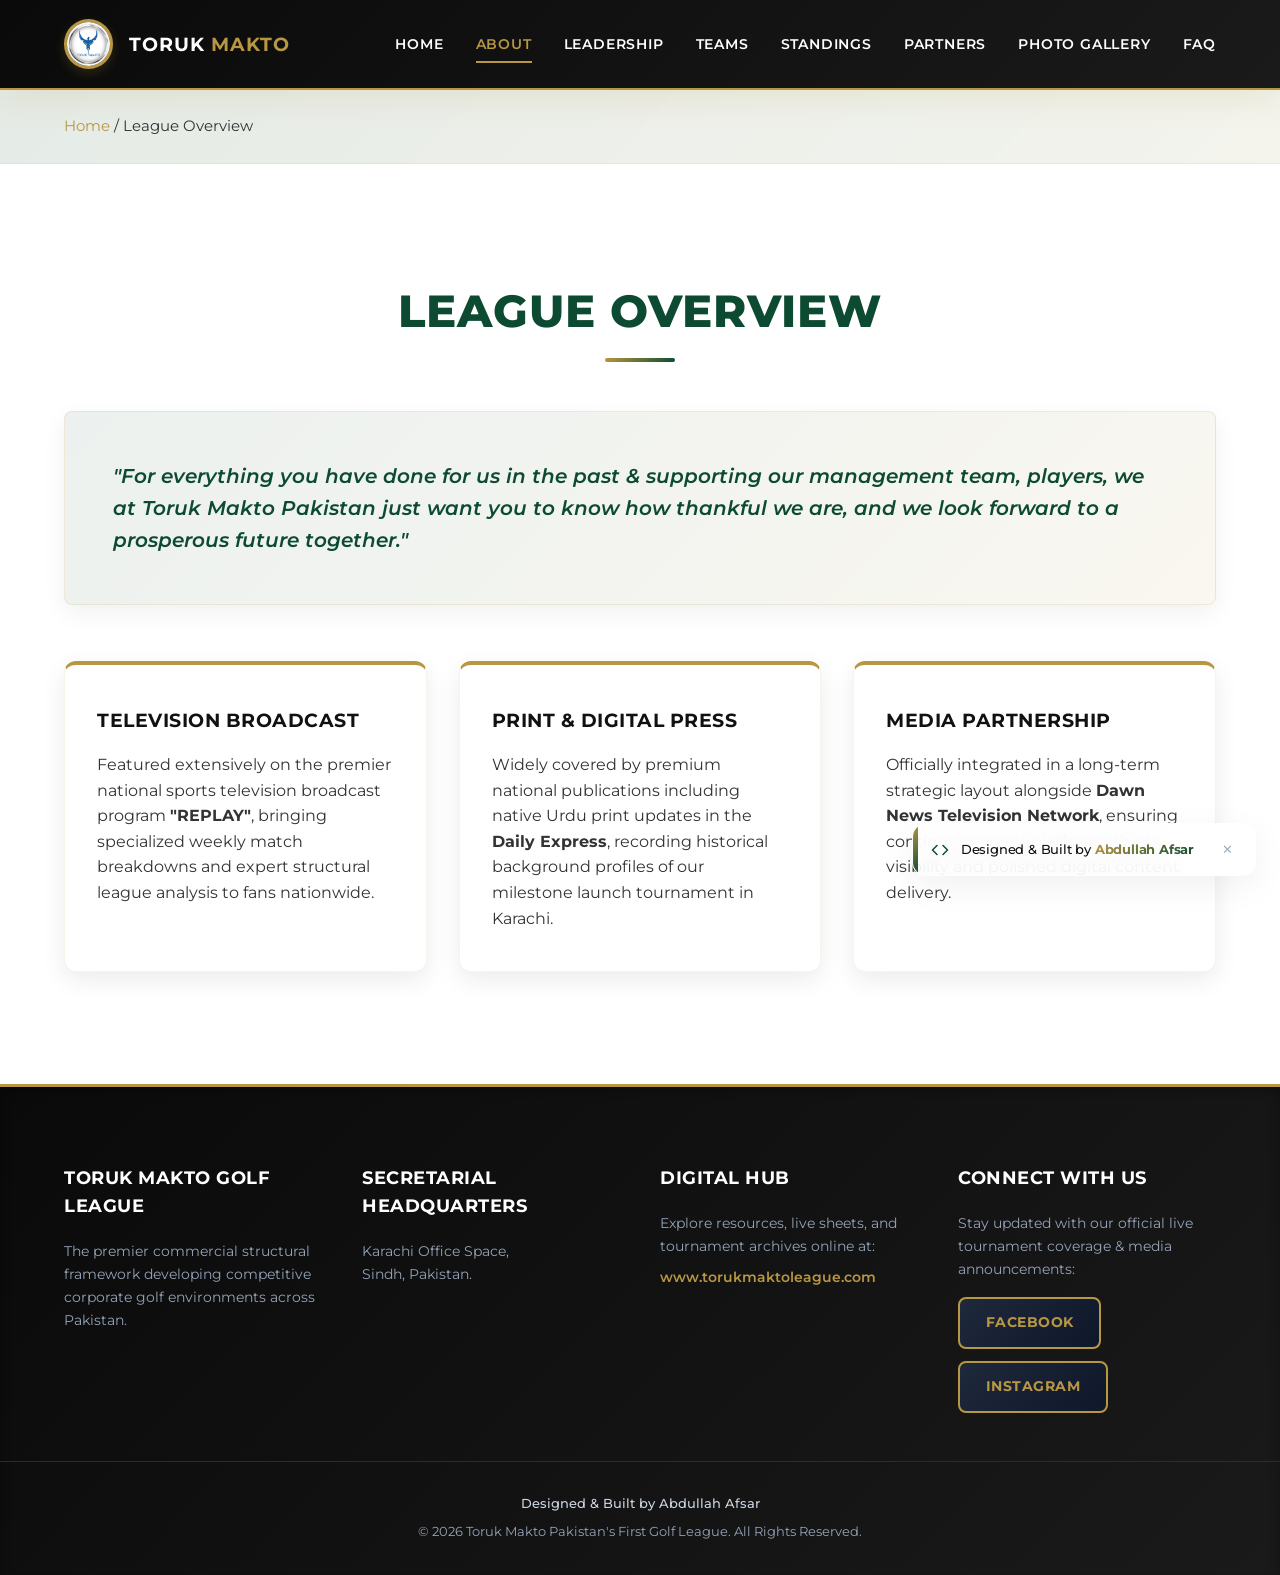
<file: about.html>
<!DOCTYPE html>
<html lang="en">
<head>
    <meta charset="UTF-8">
    <meta name="viewport" content="width=device-width, initial-scale=1.0">
    <title>League Overview - Toruk Makto</title>
     <!-- This line adds your logo to the browser tab -->
    <link rel="icon" type="image/jpeg" href="logo toruk.png">

    <link href="https://fonts.googleapis.com/css2?family=Montserrat:wght@300;400;600;700&display=swap" rel="stylesheet">
    <link rel="stylesheet" href="style.css">
</head>
<body>

    <header>
        <div class="container navbar">
            <div class="brand-wrapper">
                <img src="logo toruk.png" alt="Toruk Makto Logo" class="nav-logo-img">
                <div class="logo-text">Toruk <span>Makto</span></div>
            </div>
            <ul class="nav-links">
                <li><a href="index.html">Home</a></li>
                <li><a href="about.html">About</a></li>
                <li><a href="leadership.html">Leadership</a></li>
                <li><a href="teams.html">Teams</a></li>
                <li><a href="standings.html">Standings</a></li>
                <li><a href="partners.html">Partners</a></li>
                <li><a href="gallery.html">Photo Gallery</a></li>
                <li><a href="faq.html">FAQ</a></li>     
            </ul>
        </div>
    </header>
     <!-- Breadcrumb -->
    <div class="breadcrumb">
        <div class="container">
            <a href="index.html">Home</a> / League Overview
        </div>  
    </div>


    <main class="section">
        <div class="container">
            <h2 class="section-title">League Overview</h2>

            <div class="statement-box">
               <blockquote>
                    "For everything you have done for us in the past & supporting our management team, players, we at Toruk Makto Pakistan just want you to know how thankful we are, and we look forward to a prosperous future together."
                </blockquote>
            </div>

            <div class="media-grid">
                <div class="media-card">
                    <h3>Television Broadcast</h3>
                    <p>Featured extensively on the premier national sports television broadcast program <strong>"REPLAY"</strong>, bringing specialized weekly match breakdowns and expert structural league analysis to fans nationwide.</p>
                </div>
                <div class="media-card">
                    <h3>Print & Digital Press</h3>
                    <p>Widely covered by premium national publications including native Urdu print updates in the <strong>Daily Express</strong>, recording historical background profiles of our milestone launch tournament in Karachi.</p>
                </div>
                <div class="media-card">
                    <h3>Media Partnership</h3>
                    <p>Officially integrated in a long-term strategic layout alongside <strong>Dawn News Television Network</strong>, ensuring continuous multi-platform athletic visibility and polished digital content delivery.</p>
                </div>
            </div>
        </div>
    </main>

    <footer>
        <div class="container footer-content">
            <div class="footer-col">
                <h4>Toruk Makto Golf League</h4>
                <p>The premier commercial structural framework developing competitive corporate golf environments across Pakistan.</p>
            </div>
            <div class="footer-col">
                <h4>Secretarial Headquarters</h4>
                <p>Karachi Office Space,<br>Sindh, Pakistan.</p>
            </div>
            <div class="footer-col">
                <h4>Digital Hub</h4>
                <p>Explore resources, live sheets, and tournament archives online at:</p>
                <p style="margin-top: 0.5rem;"><a href="http://www.torukmaktoleague.com/" style="color: var(--accent-color); font-weight:600;">www.torukmaktoleague.com</a></p>
            </div>
            <div class="footer-col">
                <h4>Connect With Us</h4>
                <p>Stay updated with our official live tournament coverage & media announcements:</p>
                <div class="social-links-wrapper">
                    <a href="https://www.facebook.com/TorukMaktoGolfLeague/" class="social-btn" target="_blank">Facebook</a>
                    <a href="https://www.instagram.com/torukmaktoleague" class="social-btn" target="_blank">Instagram</a>
                </div>
            </div>   
        </div>
        <div class="footer-bottom">
            <p class="footer-credit">Designed & Built by Abdullah Afsar</p>
            <p>&copy; 2026 Toruk Makto Pakistan's First Golf League. All Rights Reserved.</p>
        </div>
    </footer>

    <div id="designer-toast" class="designer-toast-card">
        <div class="toast-left-border"></div>
        <svg class="toast-icon" xmlns="http://www.w3.org/2000/svg" viewBox="0 0 24 24" fill="none" stroke="currentColor" stroke-width="2" stroke-linecap="round" stroke-linejoin="round">
            <polyline points="16 18 22 12 16 6"></polyline>
            <polyline points="8 6 2 12 8 18"></polyline>
        </svg>
        <div class="toast-text">Designed & Built by <span class="toast-highlight">Abdullah Afsar</span></div>
        <div style="flex-grow: 1;"></div>
        <button class="toast-close-btn" onclick="dismissDesignerToast()" aria-label="Dismiss notification">✕</button>
    </div>

    <script src="script.js"></script>
</body>
</html>
</file>
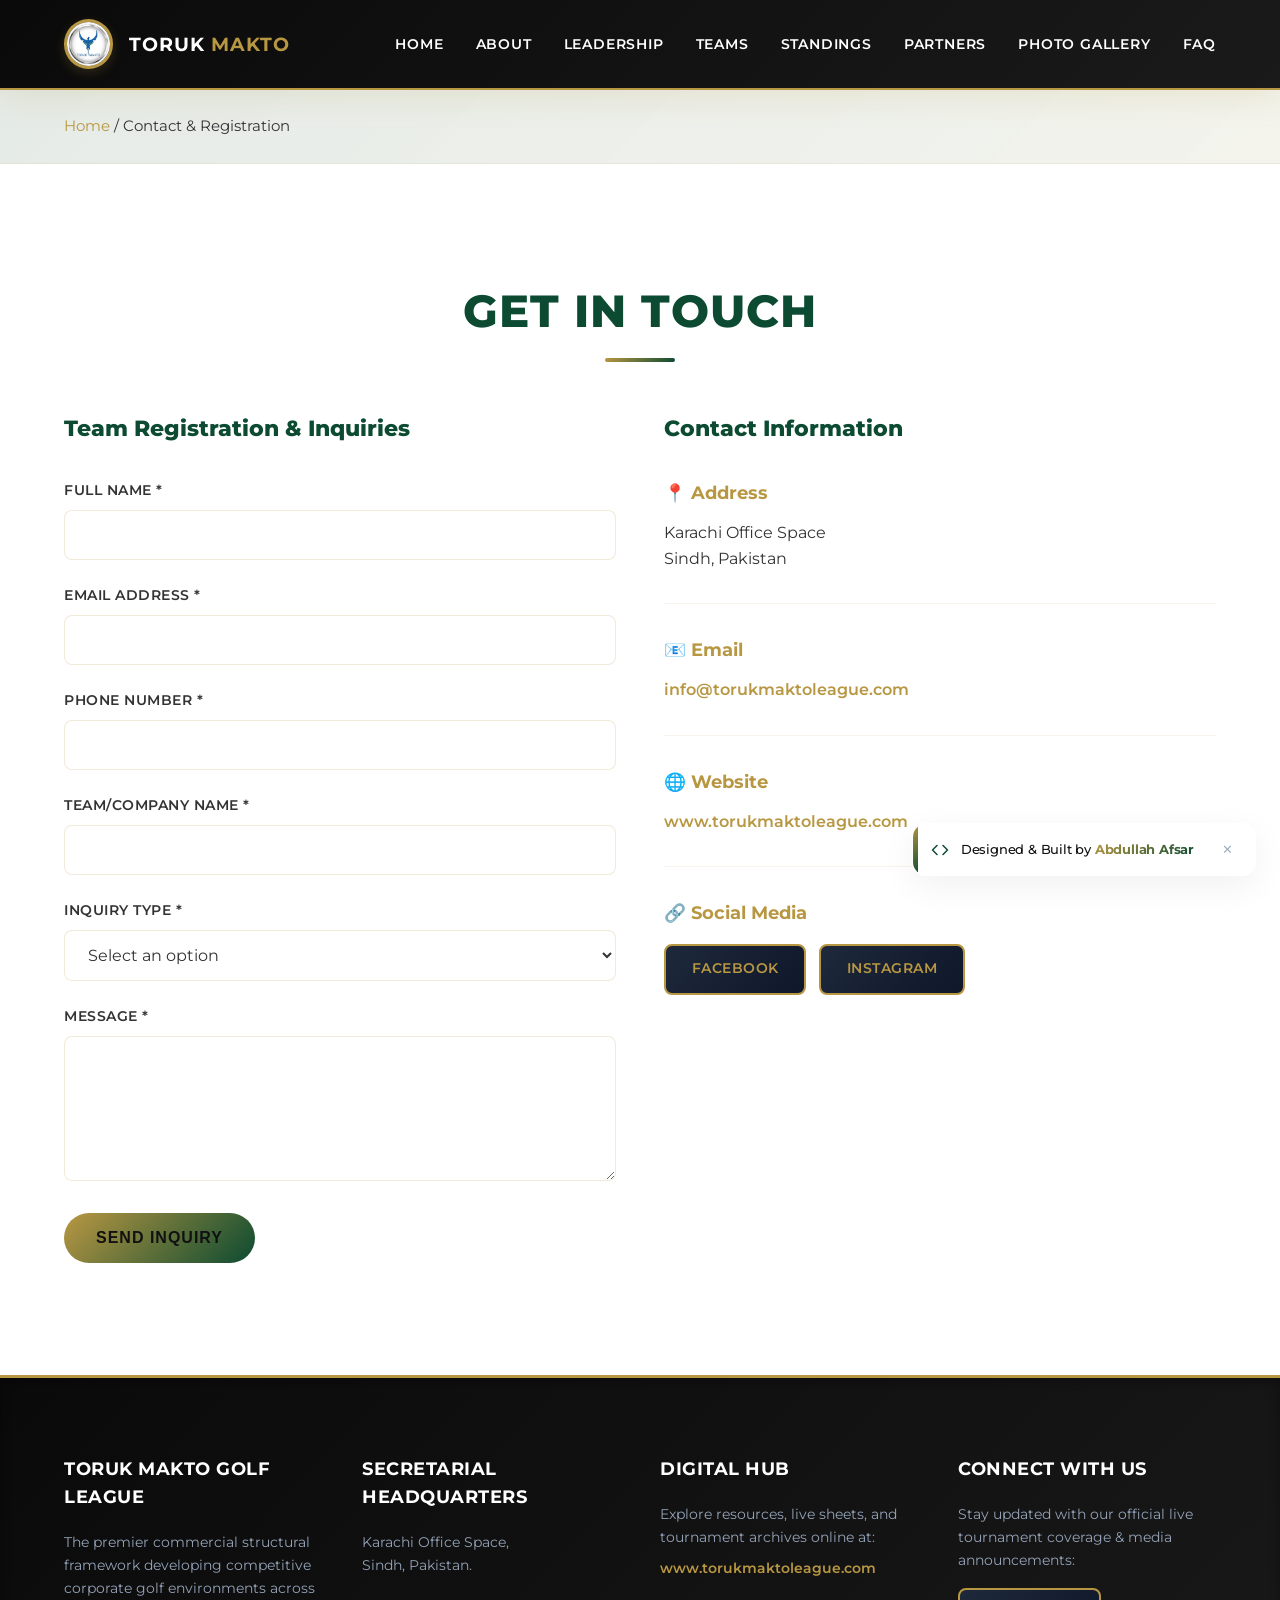
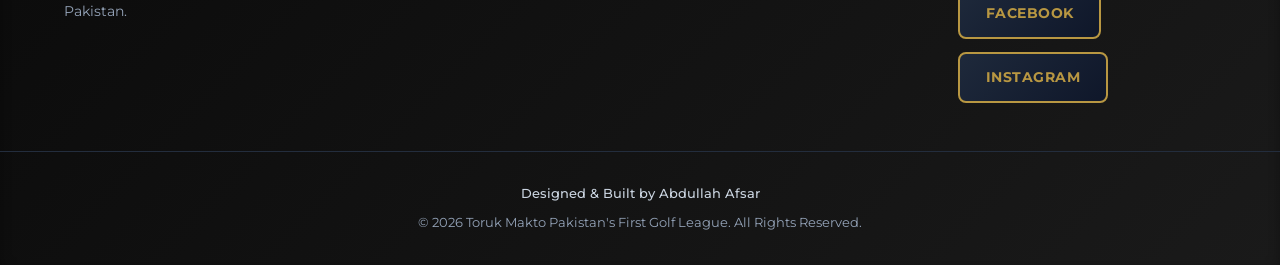
<file: contact.html>
<!DOCTYPE html>
<html lang="en">
<head>
    <meta charset="UTF-8">
    <meta name="viewport" content="width=device-width, initial-scale=1.0">
    <title>Contact & Registration - Toruk Makto</title>
     <!-- This line adds your logo to the browser tab -->
    <link rel="icon" type="image/jpeg" href="logo toruk.png">
    <link href="https://fonts.googleapis.com/css2?family=Montserrat:wght@300;400;600;700&display=swap" rel="stylesheet">
    <link rel="stylesheet" href="style.css">
</head>
<body>

    <header>
        <div class="container navbar">
            <div class="brand-wrapper">
                <img src="logo toruk.png" alt="Toruk Makto Logo" class="nav-logo-img">
                <div class="logo-text">Toruk <span>Makto</span></div>
            </div>
            <ul class="nav-links">
                <li><a href="index.html">Home</a></li>
                <li><a href="about.html">About</a></li>
                <li><a href="leadership.html">Leadership</a></li>
                <li><a href="teams.html">Teams</a></li>
                <li><a href="standings.html">Standings</a></li>
                <li><a href="partners.html">Partners</a></li>
                <li><a href="gallery.html">Photo Gallery</a></li>
                <li><a href="faq.html">FAQ</a></li> 
            </ul>
        </div>
    </header>

    <!-- Breadcrumb -->
    <div class="breadcrumb">
        <div class="container">
            <a href="index.html">Home</a> / Contact & Registration
        </div>
    </div>

    <main class="section">
        <div class="container">
            <h2 class="section-title">Get In Touch</h2>
            
            <div class="contact-wrapper">
                <div class="contact-form">
                    <h3>Team Registration & Inquiries</h3>
                    <form id="contactForm">
                        <div class="form-group">
                            <label for="name">Full Name *</label>
                            <input type="text" id="name" name="name" required>
                        </div>

                        <div class="form-group">
                            <label for="email">Email Address *</label>
                            <input type="email" id="email" name="email" required>
                        </div>

                        <div class="form-group">
                            <label for="phone">Phone Number *</label>
                            <input type="tel" id="phone" name="phone" required>
                        </div>

                        <div class="form-group">
                            <label for="teamName">Team/Company Name *</label>
                            <input type="text" id="teamName" name="teamName" required>
                        </div>

                        <div class="form-group">
                            <label for="inquiryType">Inquiry Type *</label>
                            <select id="inquiryType" name="inquiryType" required>
                                <option value="">Select an option</option>
                                <option value="team-registration">Team Registration</option>
                                <option value="sponsorship">Sponsorship Inquiry</option>
                                <option value="media">Media Partnership</option>
                                <option value="venue">Venue Partnership</option>
                                <option value="general">General Inquiry</option>
                            </select>
                        </div>

                        <div class="form-group">
                            <label for="message">Message *</label>
                            <textarea id="message" name="message" rows="6" required></textarea>
                        </div>

                        <button type="submit" class="submit-btn">Send Inquiry</button>
                    </form>
                    <div id="formMessage" style="margin-top: 1rem; display: none;"></div>
                </div>

                <div class="contact-info">
                    <h3>Contact Information</h3>
                    <div class="info-block">
                        <h4>📍 Address</h4>
                        <p>Karachi Office Space<br>Sindh, Pakistan</p>
                    </div>
                    <div class="info-block">
                        <h4>📧 Email</h4>
                        <p><a href="mailto:info@torukmaktoleague.com">info@torukmaktoleague.com</a></p>
                    </div>
                    <div class="info-block">
                        <h4>🌐 Website</h4>
                        <p><a href="http://www.torukmaktoleague.com/" target="_blank">www.torukmaktoleague.com</a></p>
                    </div>
                    <div class="info-block">
                        <h4>🔗 Social Media</h4>
                        <div class="social-links-wrapper">
                            <a href="https://www.facebook.com/TorukMaktoGolfLeague/" class="social-btn" target="_blank">Facebook</a>
                            <a href="https://www.instagram.com/torukmaktoleague" class="social-btn" target="_blank">Instagram</a>
                        </div>
                    </div>
                </div>
            </div>
        </div>
    </main>

    <footer>
        <div class="container footer-content">
            <div class="footer-col">
                <h4>Toruk Makto Golf League</h4>
                <p>The premier commercial structural framework developing competitive corporate golf environments across Pakistan.</p>
            </div>
            <div class="footer-col">
                <h4>Secretarial Headquarters</h4>
                <p>Karachi Office Space,<br>Sindh, Pakistan.</p>
            </div>
            <div class="footer-col">
                <h4>Digital Hub</h4>
                <p>Explore resources, live sheets, and tournament archives online at:</p>
                <p style="margin-top: 0.5rem;"><a href="http://www.torukmaktoleague.com/" style="color: var(--accent-color); font-weight:600;">www.torukmaktoleague.com</a></p>
            </div>
            <div class="footer-col">
                <h4>Connect With Us</h4>
                <p>Stay updated with our official live tournament coverage & media announcements:</p>
                <div class="social-links-wrapper">
                    <a href="https://www.facebook.com/TorukMaktoGolfLeague/" class="social-btn" target="_blank">Facebook</a>
                    <a href="https://www.instagram.com/torukmaktoleague" class="social-btn" target="_blank">Instagram</a>
                </div>
            </div>   
        </div>
        <div class="footer-bottom">
            <p class="footer-credit">Designed & Built by Abdullah Afsar</p>
            <p>&copy; 2026 Toruk Makto Pakistan's First Golf League. All Rights Reserved.</p>
        </div>
    </footer>

    <div id="designer-toast" class="designer-toast-card">
        <div class="toast-left-border"></div>
        <svg class="toast-icon" xmlns="http://www.w3.org/2000/svg" viewBox="0 0 24 24" fill="none" stroke="currentColor" stroke-width="2" stroke-linecap="round" stroke-linejoin="round">
            <polyline points="16 18 22 12 16 6"></polyline>
            <polyline points="8 6 2 12 8 18"></polyline>
        </svg>
        <div class="toast-text">Designed & Built by <span class="toast-highlight">Abdullah Afsar</span></div>
        <div style="flex-grow: 1;"></div>
        <button class="toast-close-btn" onclick="dismissDesignerToast()" aria-label="Dismiss notification">✕</button>
    </div>

    <script src="script.js"></script>
    <script>
        document.getElementById('contactForm').addEventListener('submit', function(e) {
            e.preventDefault();
            const formMessage = document.getElementById('formMessage');
            formMessage.textContent = '✓ Thank you for your inquiry! We will get back to you shortly.';
            formMessage.style.color = 'var(--accent-color)';
            formMessage.style.display = 'block';
            this.reset();
            setTimeout(() => formMessage.style.display = 'none', 4000);
        });
    </script>
</body>
</html>
</file>
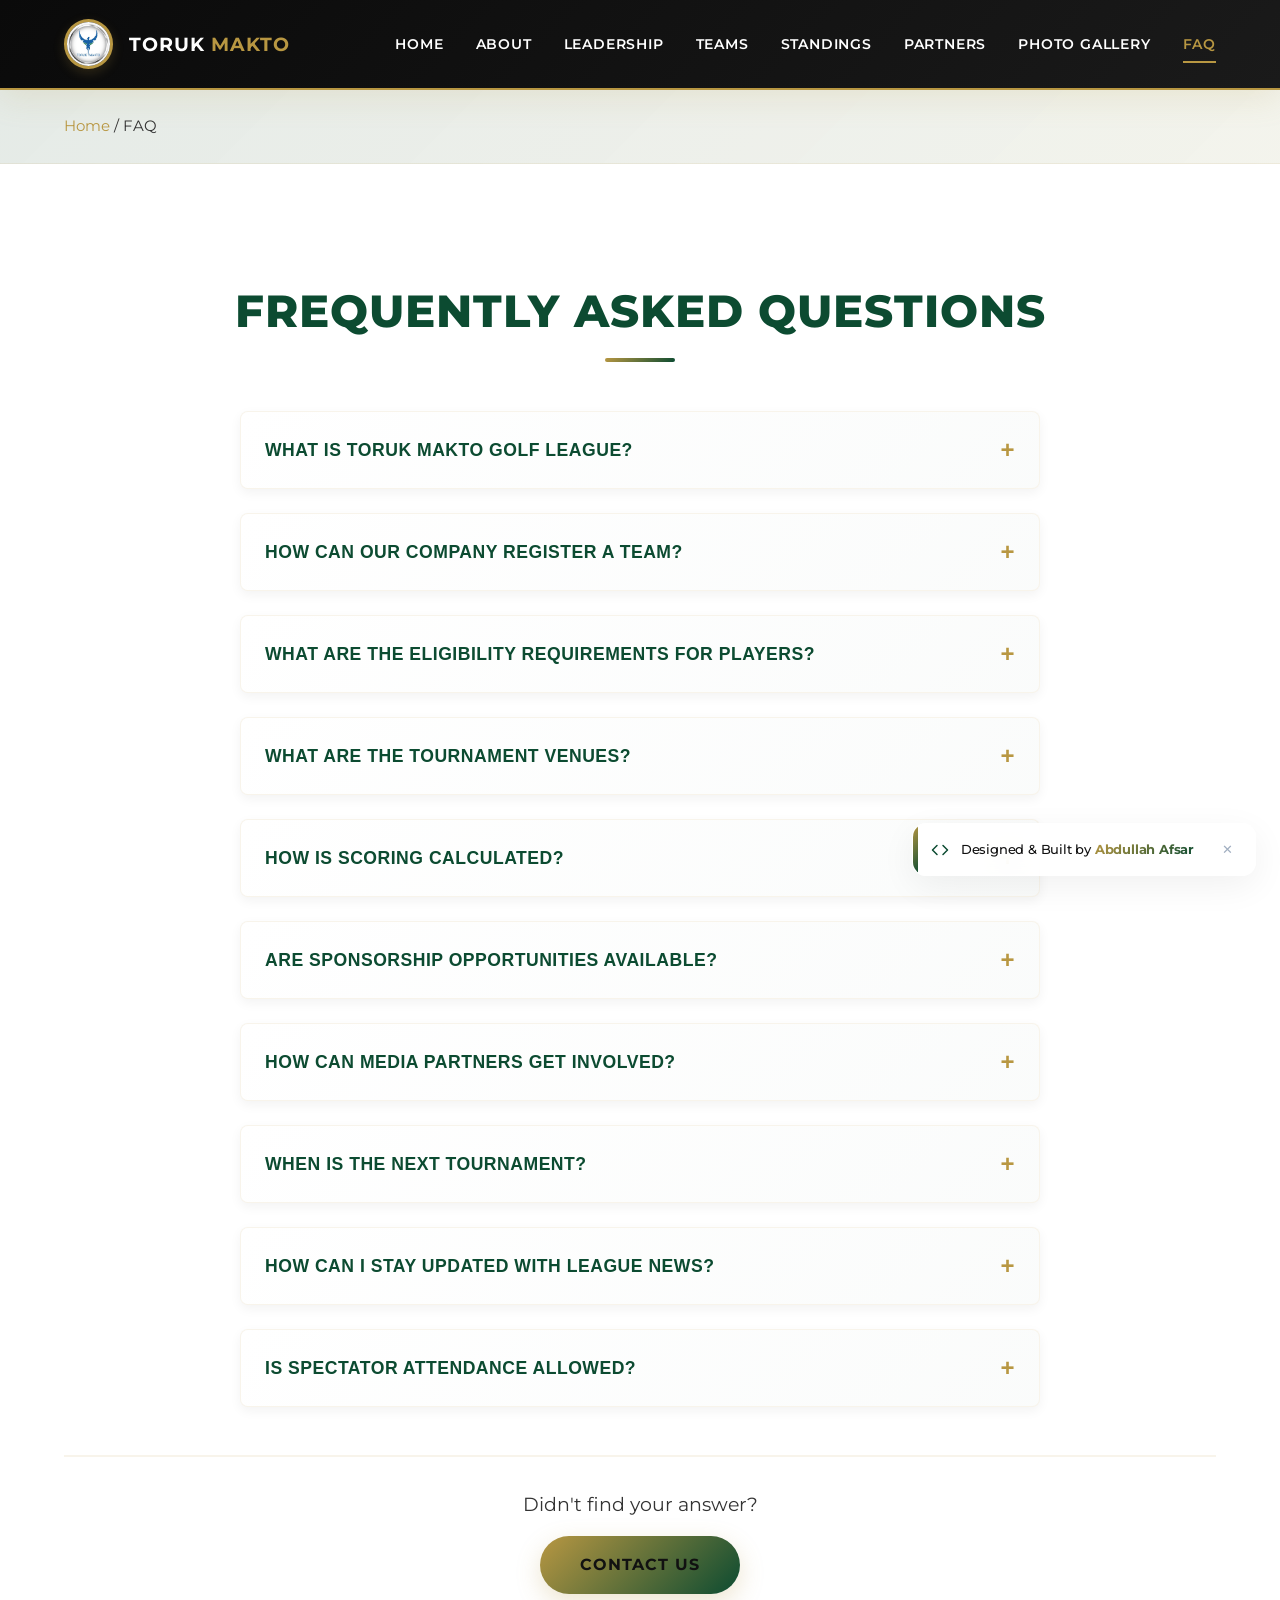
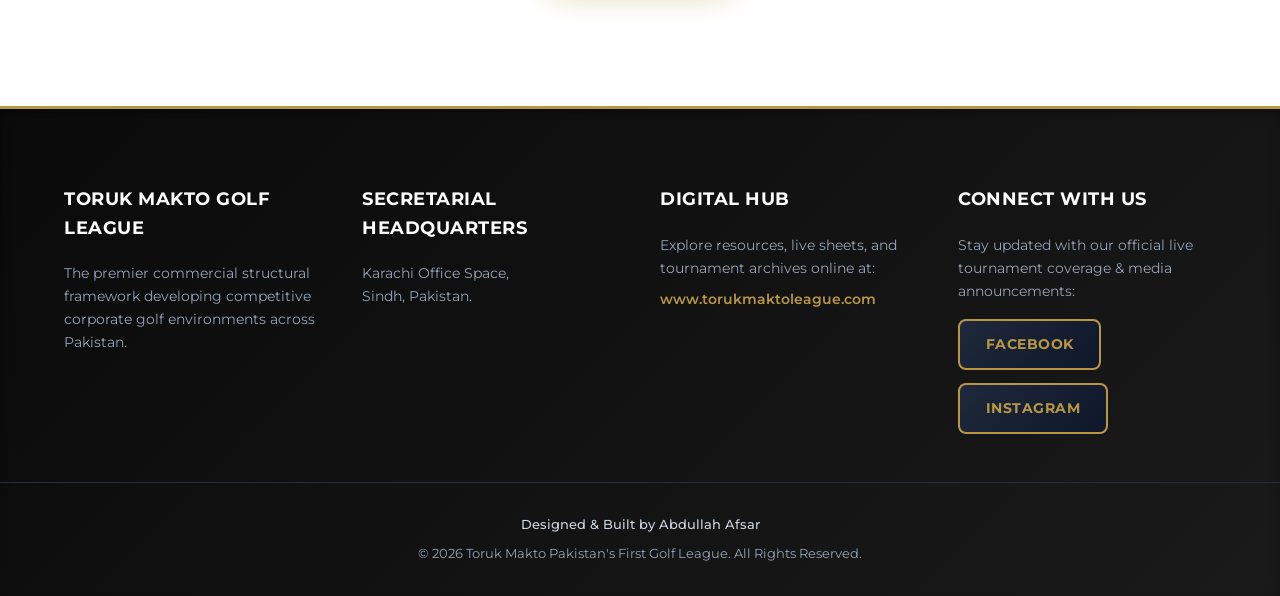
<file: faq.html>
<!DOCTYPE html>
<html lang="en">
<head>
    <meta charset="UTF-8">
    <meta name="viewport" content="width=device-width, initial-scale=1.0">
    <title>FAQ - Toruk Makto</title>
     <!-- This line adds your logo to the browser tab -->
    <link rel="icon" type="image/jpeg" href="logo toruk.png">
    <link href="https://fonts.googleapis.com/css2?family=Montserrat:wght@300;400;600;700&display=swap" rel="stylesheet">
    <link rel="stylesheet" href="style.css">
</head>
<body>

    <header>
        <div class="container navbar">
            <div class="brand-wrapper">
                <img src="logo toruk.png" alt="Toruk Makto Logo" class="nav-logo-img">
                <div class="logo-text">Toruk <span>Makto</span></div>
            </div>
            <ul class="nav-links">
                <li><a href="index.html">Home</a></li>
                <li><a href="about.html">About</a></li>
                <li><a href="leadership.html">Leadership</a></li>
                <li><a href="teams.html">Teams</a></li>
                <li><a href="standings.html">Standings</a></li>
                <li><a href="partners.html">Partners</a></li>
                <li><a href="gallery.html">Photo Gallery</a></li>
                <li><a href="faq.html">FAQ</a></li> 
            </ul>           
        </div>
    </header>

    <!-- Breadcrumb -->
    <div class="breadcrumb">
        <div class="container">
            <a href="index.html">Home</a> / FAQ
        </div>
    </div>

    <main class="section">
        <div class="container">
            <h2 class="section-title">Frequently Asked Questions</h2>

            <div class="faq-container">
                <div class="faq-item">
                    <button class="faq-question">
                        <span>What is Toruk Makto Golf League?</span>
                        <span class="faq-toggle">+</span>
                    </button>
                    <div class="faq-answer">
                        <p>Toruk Makto Golf League is Pakistan's premier corporate golf league, bringing together elite teams for competitive tournament play at the highest standards.</p>
                    </div>
                </div>

                <div class="faq-item">
                    <button class="faq-question">
                        <span>How can our company register a team?</span>
                        <span class="faq-toggle">+</span>
                    </button>
                    <div class="faq-answer">
                        <p>Companies can register teams by visiting our <a href="contact.html">Contact & Registration</a> page and submitting the team registration form. Limited slots are available each season.</p>
                    </div>
                </div>

                <div class="faq-item">
                    <button class="faq-question">
                        <span>What are the eligibility requirements for players?</span>
                        <span class="faq-toggle">+</span>
                    </button>
                    <div class="faq-answer">
                        <p>Players must be members of the representing corporate organization with valid golf handicap credentials. Professional and amateur golfers are welcome.</p>
                    </div>
                </div>

                <div class="faq-item">
                    <button class="faq-question">
                        <span>What are the tournament venues?</span>
                        <span class="faq-toggle">+</span>
                    </button>
                    <div class="faq-answer">
                        <p>Official venues are: DAC Golf Club & Karachi (DAC&GC) and Airmen Golf Club, Karachi. These premium courses provide world-class facilities for championship-level competition.</p>
                    </div>
                </div>

                <div class="faq-item">
                    <button class="faq-question">
                        <span>How is scoring calculated?</span>
                        <span class="faq-toggle">+</span>
                    </button>
                    <div class="faq-answer">
                        <p>Scoring includes both Gross Score and Net Score calculations based on player handicaps. Teams compete on both combined and individual performance metrics.</p>
                    </div>
                </div>

                <div class="faq-item">
                    <button class="faq-question">
                        <span>Are sponsorship opportunities available?</span>
                        <span class="faq-toggle">+</span>
                    </button>
                    <div class="faq-answer">
                        <p>Yes! We offer multiple sponsorship packages including title sponsorship, team sponsorship, and media partnerships. Contact us for detailed sponsorship opportunities.</p>
                    </div>
                </div>

                <div class="faq-item">
                    <button class="faq-question">
                        <span>How can media partners get involved?</span>
                        <span class="faq-toggle">+</span>
                    </button>
                    <div class="faq-answer">
                        <p>Media partnerships are available for television networks, news agencies, and digital platforms. We work with partners like Dawn News Television Network for coverage.</p>
                    </div>
                </div>

                <div class="faq-item">
                    <button class="faq-question">
                        <span>When is the next tournament?</span>
                        <span class="faq-toggle">+</span>
                    </button>
                    <div class="faq-answer">
                        <p>Check our <a href="schedule.html">Schedule & Events</a> page for upcoming tournament dates and registration deadlines.</p>
                    </div>
                </div>

                <div class="faq-item">
                    <button class="faq-question">
                        <span>How can I stay updated with league news?</span>
                        <span class="faq-toggle">+</span>
                    </button>
                    <div class="faq-answer">
                        <p>Follow us on <a href="https://www.facebook.com/TorukMaktoGolfLeague/" target="_blank">Facebook</a> and <a href="https://www.instagram.com/torukmaktoleague" target="_blank">Instagram</a> for live updates and announcements.</p>
                    </div>
                </div>

                <div class="faq-item">
                    <button class="faq-question">
                        <span>Is spectator attendance allowed?</span>
                        <span class="faq-toggle">+</span>
                    </button>
                    <div class="faq-answer">
                        <p>Yes, spectators and media are welcome at all tournaments. Contact us for guest passes and media accreditation details.</p>
                    </div>
                </div>
            </div>

            <div class="faq-cta">
                <p>Didn't find your answer?</p>
                <a href="contact.html" class="cta-button primary">Contact Us</a>
            </div>
        </div>
    </main>

    <footer>
        <div class="container footer-content">
            <div class="footer-col">
                <h4>Toruk Makto Golf League</h4>
                <p>The premier commercial structural framework developing competitive corporate golf environments across Pakistan.</p>
            </div>
            <div class="footer-col">
                <h4>Secretarial Headquarters</h4>
                <p>Karachi Office Space,<br>Sindh, Pakistan.</p>
            </div>
            <div class="footer-col">
                <h4>Digital Hub</h4>
                <p>Explore resources, live sheets, and tournament archives online at:</p>
                <p style="margin-top: 0.5rem;"><a href="http://www.torukmaktoleague.com/" style="color: var(--accent-color); font-weight:600;">www.torukmaktoleague.com</a></p>
            </div>
            <div class="footer-col">
                <h4>Connect With Us</h4>
                <p>Stay updated with our official live tournament coverage & media announcements:</p>
                <div class="social-links-wrapper">
                    <a href="https://www.facebook.com/TorukMaktoGolfLeague/" class="social-btn" target="_blank">Facebook</a>
                    <a href="https://www.instagram.com/torukmaktoleague" class="social-btn" target="_blank">Instagram</a>
                </div>
            </div>   
        </div>
        <div class="footer-bottom">
            <p class="footer-credit">Designed & Built by Abdullah Afsar</p>
            <p>&copy; 2026 Toruk Makto Pakistan's First Golf League. All Rights Reserved.</p>
        </div>
    </footer>

    <div id="designer-toast" class="designer-toast-card">
        <div class="toast-left-border"></div>
        <svg class="toast-icon" xmlns="http://www.w3.org/2000/svg" viewBox="0 0 24 24" fill="none" stroke="currentColor" stroke-width="2" stroke-linecap="round" stroke-linejoin="round">
            <polyline points="16 18 22 12 16 6"></polyline>
            <polyline points="8 6 2 12 8 18"></polyline>
        </svg>
        <div class="toast-text">Designed & Built by <span class="toast-highlight">Abdullah Afsar</span></div>
        <div style="flex-grow: 1;"></div>
        <button class="toast-close-btn" onclick="dismissDesignerToast()" aria-label="Dismiss notification">✕</button>
    </div>

    <script src="script.js"></script>
    <script>
        document.querySelectorAll('.faq-question').forEach(question => {
            question.addEventListener('click', function() {
                const item = this.parentElement;
                const answer = this.nextElementSibling;
                const toggle = this.querySelector('.faq-toggle');
                
                item.classList.toggle('active');
                if (item.classList.contains('active')) {
                    toggle.textContent = '−';
                    answer.style.maxHeight = answer.scrollHeight + 'px';
                } else {
                    toggle.textContent = '+';
                    answer.style.maxHeight = '0';
                }
            });
        });
    </script>
</body>
</html>
</file>
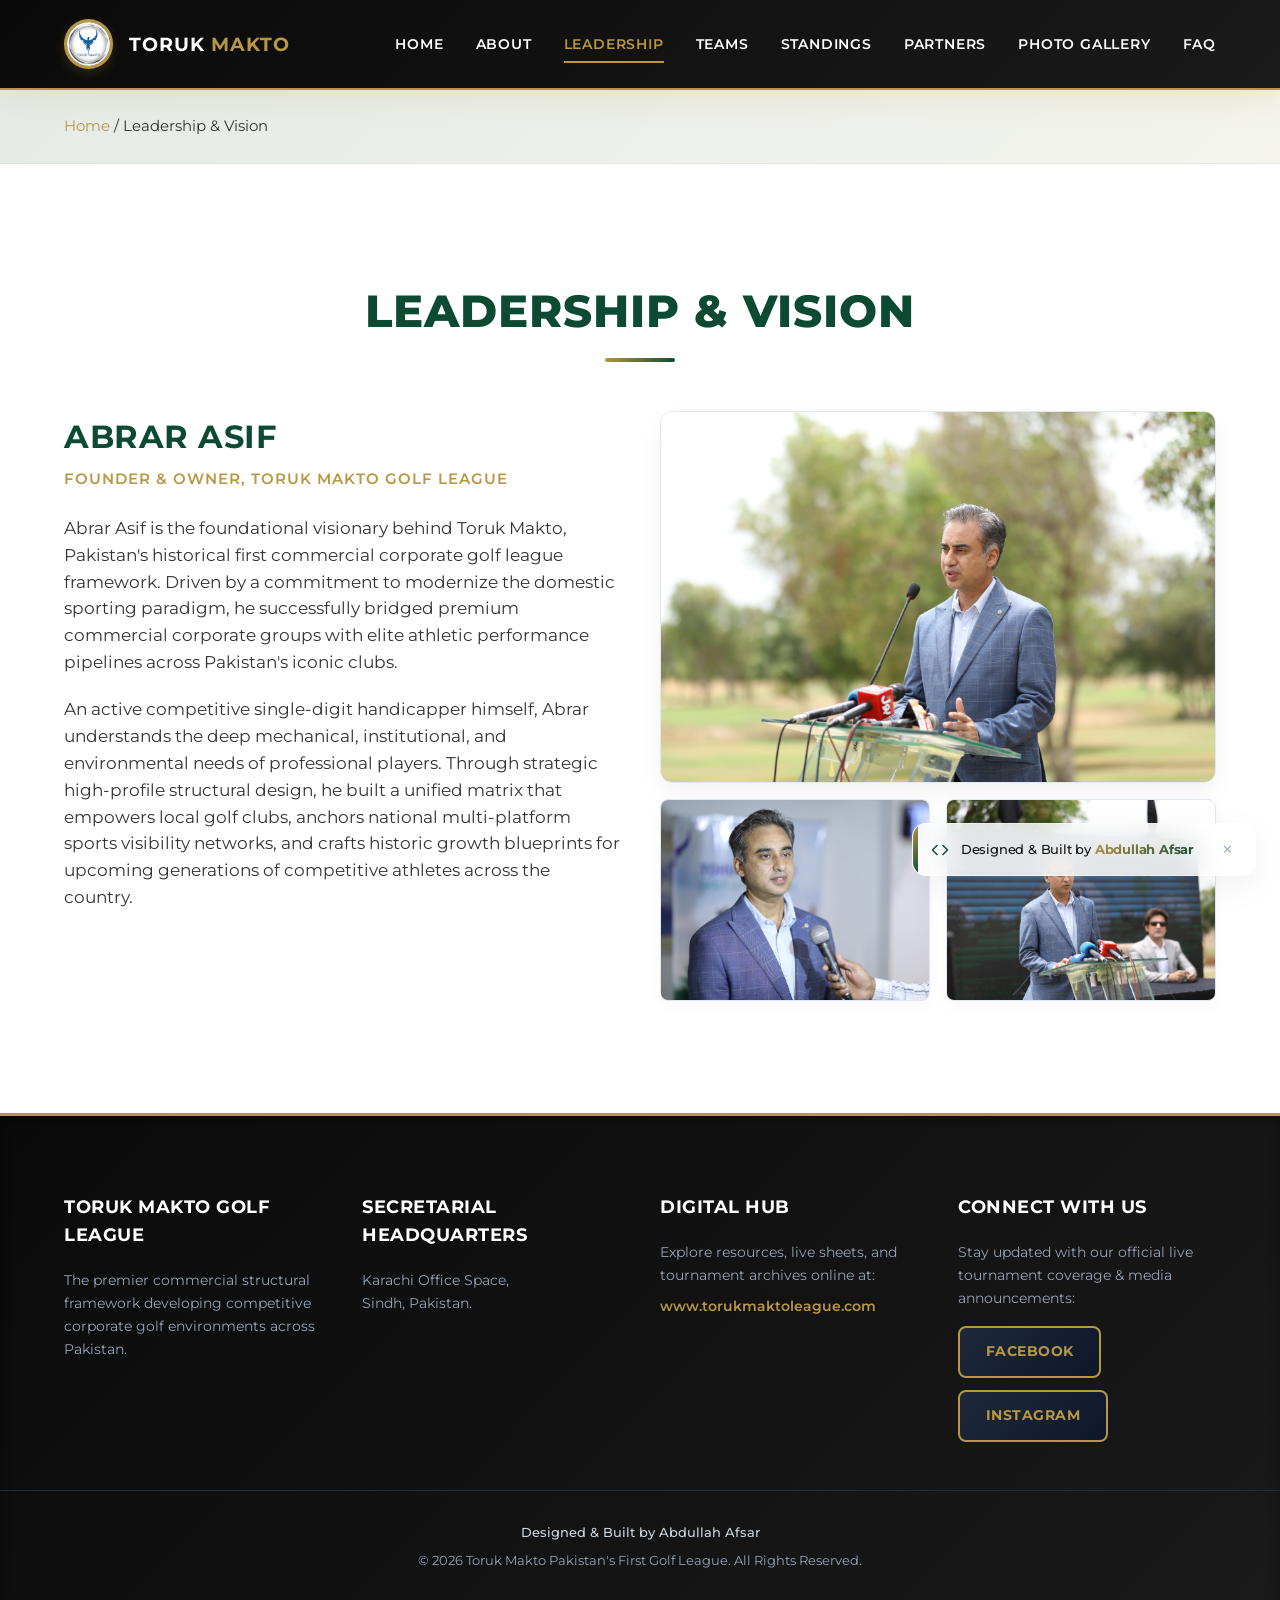
<file: leadership.html>
<!DOCTYPE html>
<html lang="en">
<head>
    <meta charset="UTF-8">
    <meta name="viewport" content="width=device-width, initial-scale=1.0">
    <title>Leadership & Vision - Toruk Makto</title>
     <!-- This line adds your logo to the browser tab -->
    <link rel="icon" type="image/jpeg" href="logo toruk.png">
    <link href="https://fonts.googleapis.com/css2?family=Montserrat:wght@300;400;600;700&display=swap" rel="stylesheet">
    <link rel="stylesheet" href="style.css">
</head>
<body>

    <header>
        <div class="container navbar">
            <div class="brand-wrapper">
                <img src="logo toruk.png" alt="Toruk Makto Logo" class="nav-logo-img">
                <div class="logo-text">Toruk <span>Makto</span></div>
            </div>
            <ul class="nav-links">
                <li><a href="index.html">Home</a></li>
                <li><a href="about.html">About</a></li>
                <li><a href="leadership.html">Leadership</a></li>
                <li><a href="teams.html">Teams</a></li>
                <li><a href="standings.html">Standings</a></li>
                <li><a href="partners.html">Partners</a></li>
                <li><a href="gallery.html">Photo Gallery</a></li>
                <li><a href="faq.html">FAQ</a></li>     
            </ul>
        </div>
    </header>
     <!-- Breadcrumb -->
    <div class="breadcrumb">
        <div class="container">
            <a href="index.html">Home</a> / Leadership & Vision
        </div>
    </div>


    <main class="section" style="background-color: var(--white);">
        <div class="container">
            <h2 class="section-title">Leadership & Vision</h2>
            
            <div class="owner-profile-container">
                <div class="owner-info">
                    <h3>Abrar Asif</h3>
                    <span class="owner-subtitle">Founder & Owner, Toruk Makto Golf League</span>
                    <p>
                        Abrar Asif is the foundational visionary behind Toruk Makto, Pakistan's historical first commercial corporate golf league framework. Driven by a commitment to modernize the domestic sporting paradigm, he successfully bridged premium commercial corporate groups with elite athletic performance pipelines across Pakistan's iconic clubs.
                    </p>
                    <p>
                        An active competitive single-digit handicapper himself, Abrar understands the deep mechanical, institutional, and environmental needs of professional players. Through strategic high-profile structural design, he built a unified matrix that empowers local golf clubs, anchors national multi-platform sports visibility networks, and crafts historic growth blueprints for upcoming generations of competitive athletes across the country.
                    </p>
                </div>
                <div class="owner-gallery">
                    <div class="main-image-box">
                        <img src="27536.jpg" alt="Abrar Asif delivering executive opening speech">
                    </div>
                    <div class="thumb-images-box">
                        <img src="27528.jpg" alt="Abrar Asif during press interview">
                        <img src="27529.jpg" alt="Abrar Asif speaking at DAC&GC awards">
                    </div>
                </div>
            </div>
        </div>
    </main>

    <footer>
        <div class="container footer-content">
            <div class="footer-col">
                <h4>Toruk Makto Golf League</h4>
                <p>The premier commercial structural framework developing competitive corporate golf environments across Pakistan.</p>
            </div>
            <div class="footer-col">
                <h4>Secretarial Headquarters</h4>
                <p>Karachi Office Space,<br>Sindh, Pakistan.</p>
            </div>
            <div class="footer-col">
                <h4>Digital Hub</h4>
                <p>Explore resources, live sheets, and tournament archives online at:</p>
                <p style="margin-top: 0.5rem;"><a href="http://www.torukmaktoleague.com/" style="color: var(--accent-color); font-weight:600;">www.torukmaktoleague.com</a></p>
            </div>
            <div class="footer-col">
                <h4>Connect With Us</h4>
                <p>Stay updated with our official live tournament coverage & media announcements:</p>
                <div class="social-links-wrapper">
                    <a href="https://www.facebook.com/TorukMaktoGolfLeague/" class="social-btn" target="_blank">Facebook</a>
                    <a href="https://www.instagram.com/torukmaktoleague" class="social-btn" target="_blank">Instagram</a>
                </div>
            </div>   
        </div>
        <div class="footer-bottom">
            <p class="footer-credit">Designed & Built by Abdullah Afsar</p>
            <p>&copy; 2026 Toruk Makto Pakistan's First Golf League. All Rights Reserved.</p>
        </div>
    </footer>

    <div id="designer-toast" class="designer-toast-card">
        <div class="toast-left-border"></div>
        <svg class="toast-icon" xmlns="http://www.w3.org/2000/svg" viewBox="0 0 24 24" fill="none" stroke="currentColor" stroke-width="2" stroke-linecap="round" stroke-linejoin="round">
            <polyline points="16 18 22 12 16 6"></polyline>
            <polyline points="8 6 2 12 8 18"></polyline>
        </svg>
        <div class="toast-text">Designed & Built by <span class="toast-highlight">Abdullah Afsar</span></div>
        <div style="flex-grow: 1;"></div>
        <button class="toast-close-btn" onclick="dismissDesignerToast()" aria-label="Dismiss notification">✕</button>
    </div>

    <script src="script.js"></script>
</body>
</html>
</file>
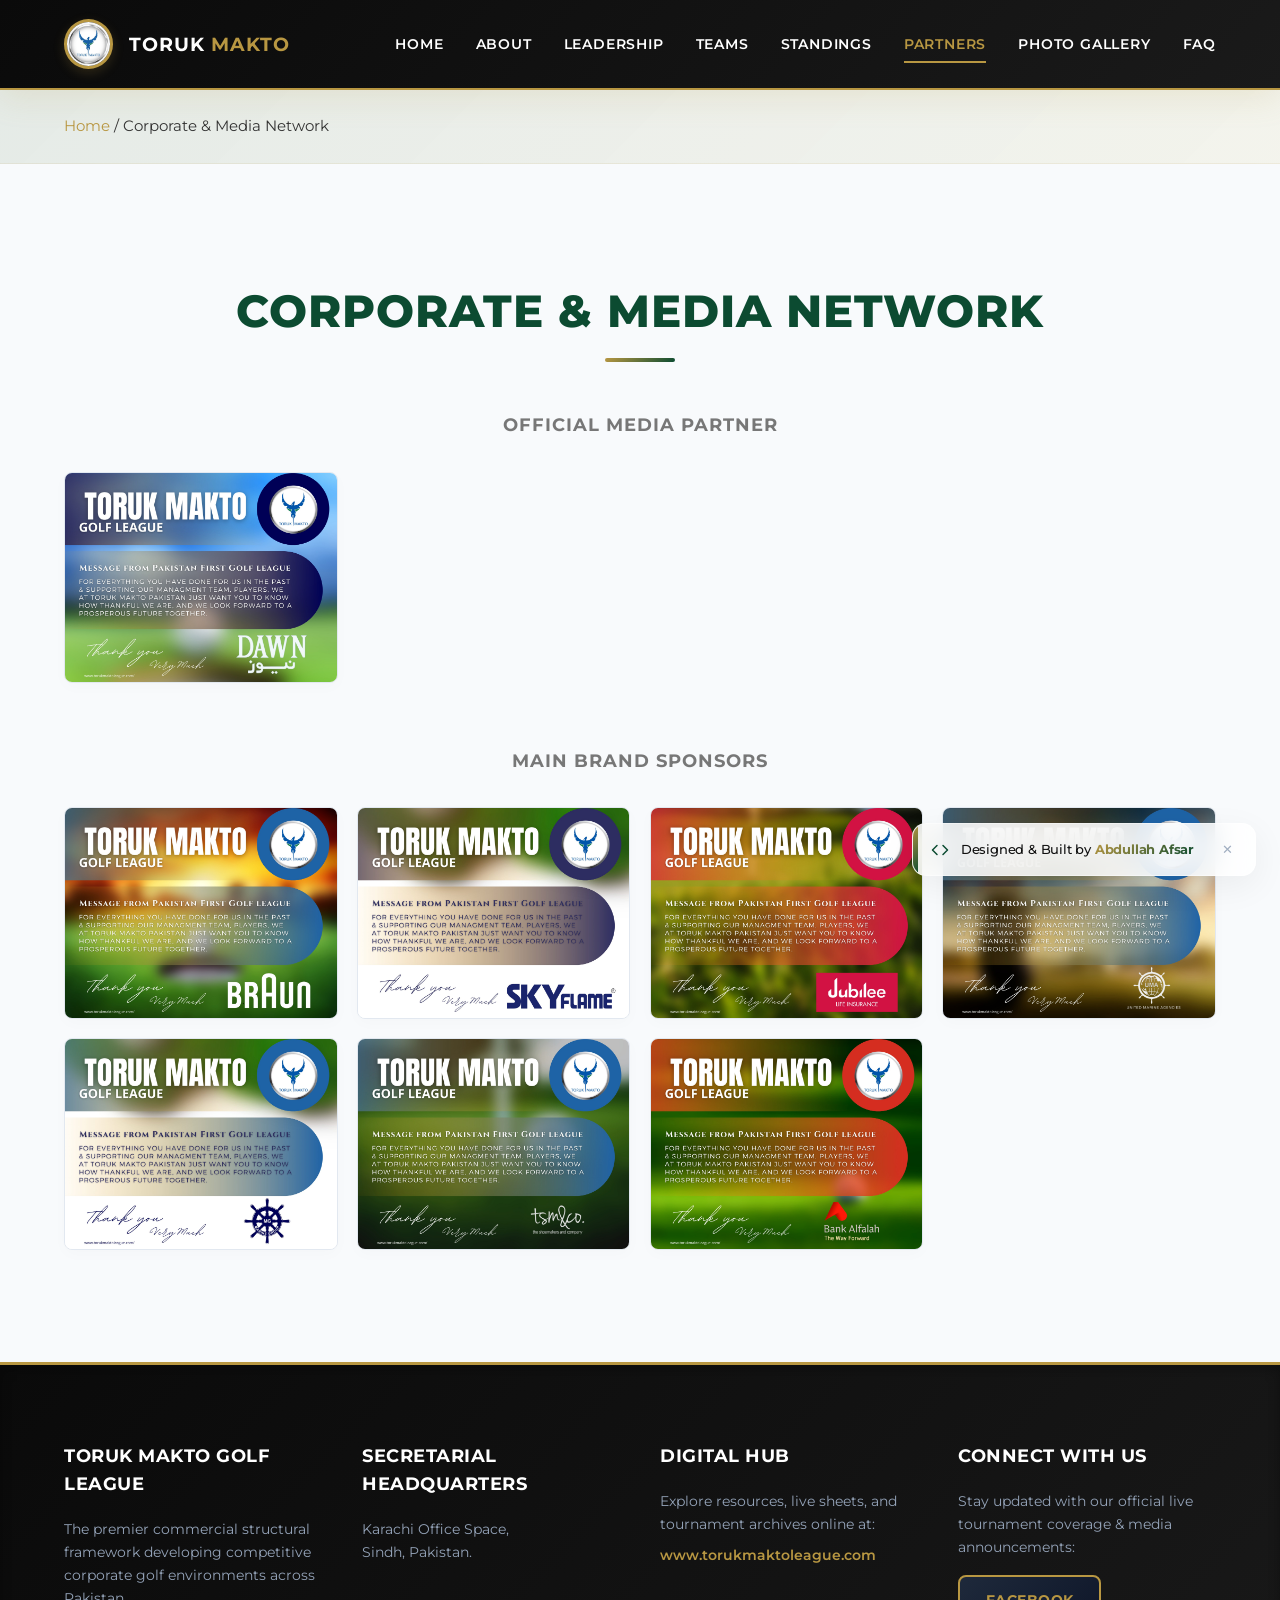
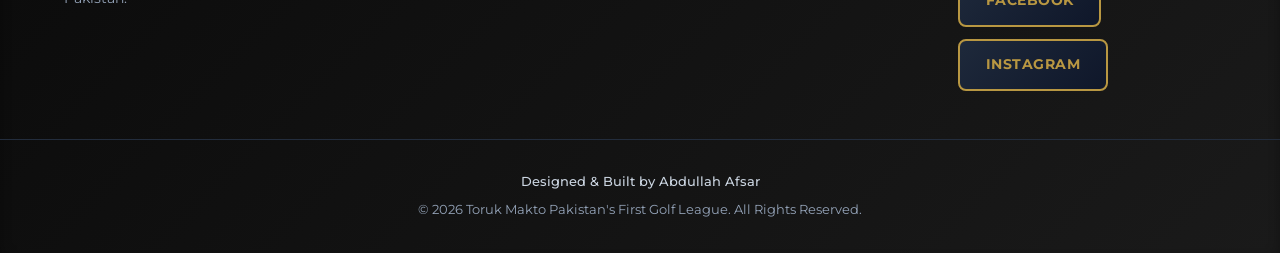
<file: partners.html>
<!DOCTYPE html>
<html lang="en">
<head>
    <meta charset="UTF-8">
    <meta name="viewport" content="width=device-width, initial-scale=1.0">
    <title>Corporate & Media Network - Toruk Makto</title>
     <!-- This line adds your logo to the browser tab -->
    <link rel="icon" type="image/jpeg" href="logo toruk.png">
    <link href="https://fonts.googleapis.com/css2?family=Montserrat:wght@300;400;600;700&display=swap" rel="stylesheet">
    <link rel="stylesheet" href="style.css">
</head>
<body>

    <header>
        <div class="container navbar">
            <div class="brand-wrapper">
                <img src="logo toruk.png" alt="Toruk Makto Logo" class="nav-logo-img">
                <div class="logo-text">Toruk <span>Makto</span></div>
            </div>
            <ul class="nav-links">
                <li><a href="index.html">Home</a></li>
                <li><a href="about.html">About</a></li>
                <li><a href="leadership.html">Leadership</a></li>
                <li><a href="teams.html">Teams</a></li>
                <li><a href="standings.html">Standings</a></li>
                <li><a href="partners.html">Partners</a></li>
                <li><a href="gallery.html">Photo Gallery</a></li>
                <li><a href="faq.html">FAQ</a></li>          
            </ul>
        </div>
    </header>
        <!-- Breadcrumb -->
    <div class="breadcrumb">
        <div class="container">
            <a href="index.html">Home</a> / Corporate & Media Network
        </div>
    </div>

    <main class="section" style="background-color: #f8fafc;">
        <div class="container">
            <h2 class="section-title">Corporate & Media Network</h2>

            <div class="partners-block">
                <h3>Official Media Partner</h3>
                <div class="partners-grid">
                    <div class="partner-logo-box" style="padding: 0; overflow: hidden;">
                        <img src="13.jpg" alt="DAWN NEWS Official Media Partner">
                    </div>
                </div>
            </div>

            <div class="partners-block">
                <h3>Main Brand Sponsors</h3>
                <div class="partners-grid">
                    <div class="partner-logo-box" style="padding: 0; overflow: hidden;">
                        <img src="11.jpg" alt="BRAUN Main Brand Sponsor">
                    </div>
                    <div class="partner-logo-box" style="padding: 0; overflow: hidden;">
                        <img src="15.jpg" alt="SKYFLAME Main Brand Sponsor">
                    </div>
                    <div class="partner-logo-box" style="padding: 0; overflow: hidden;">
                        <img src="9.jpg" alt="JUBILEE LIFE INSURANCE Main Brand Sponsor">
                    </div>
                    <div class="partner-logo-box" style="padding: 0; overflow: hidden;">
                        <img src="16.jpg" alt="UMA (United Marine Agencies) Main Brand Sponsor">
                    </div>
                    <div class="partner-logo-box" style="padding: 0; overflow: hidden;">
                        <img src="14.jpg" alt="MARINE GROUP Main Brand Sponsor">
                    </div>
                    <div class="partner-logo-box" style="padding: 0; overflow: hidden;">
                        <img src="12.jpg" alt="tsm&co. Main Brand Sponsor">
                    </div>
                    <div class="partner-logo-box" style="padding: 0; overflow: hidden;">
                        <img src="17.jpg" alt="Bank Alfalah Main Brand Sponsor">
                    </div>
                </div>
            </div>
        </div>
    </main>

    <footer>
        <div class="container footer-content">
            <div class="footer-col">
                <h4>Toruk Makto Golf League</h4>
                <p>The premier commercial structural framework developing competitive corporate golf environments across Pakistan.</p>
            </div>
            <div class="footer-col">
                <h4>Secretarial Headquarters</h4>
                <p>Karachi Office Space,<br>Sindh, Pakistan.</p>
            </div>
            <div class="footer-col">
                <h4>Digital Hub</h4>
                <p>Explore resources, live sheets, and tournament archives online at:</p>
                <p style="margin-top: 0.5rem;"><a href="http://www.torukmaktoleague.com/" style="color: var(--accent-color); font-weight:600;">www.torukmaktoleague.com</a></p>
            </div>
            <div class="footer-col">
                <h4>Connect With Us</h4>
                <p>Stay updated with our official live tournament coverage & media announcements:</p>
                <div class="social-links-wrapper">
                    <a href="https://www.facebook.com/TorukMaktoGolfLeague/" class="social-btn" target="_blank">Facebook</a>
                    <a href="https://www.instagram.com/torukmaktoleague" class="social-btn" target="_blank">Instagram</a>
                </div>
            </div>   
        </div>
        <div class="footer-bottom">
            <p class="footer-credit">Designed & Built by Abdullah Afsar</p>
            <p>&copy; 2026 Toruk Makto Pakistan's First Golf League. All Rights Reserved.</p>
        </div>
    </footer>

    <div id="designer-toast" class="designer-toast-card">
        <div class="toast-left-border"></div>
        <svg class="toast-icon" xmlns="http://www.w3.org/2000/svg" viewBox="0 0 24 24" fill="none" stroke="currentColor" stroke-width="2" stroke-linecap="round" stroke-linejoin="round">
            <polyline points="16 18 22 12 16 6"></polyline>
            <polyline points="8 6 2 12 8 18"></polyline>
        </svg>
        <div class="toast-text">Designed & Built by <span class="toast-highlight">Abdullah Afsar</span></div>
        <div style="flex-grow: 1;"></div>
        <button class="toast-close-btn" onclick="dismissDesignerToast()" aria-label="Dismiss notification">✕</button>
    </div>

    <script src="script.js"></script>
</body>
</html>
</file>
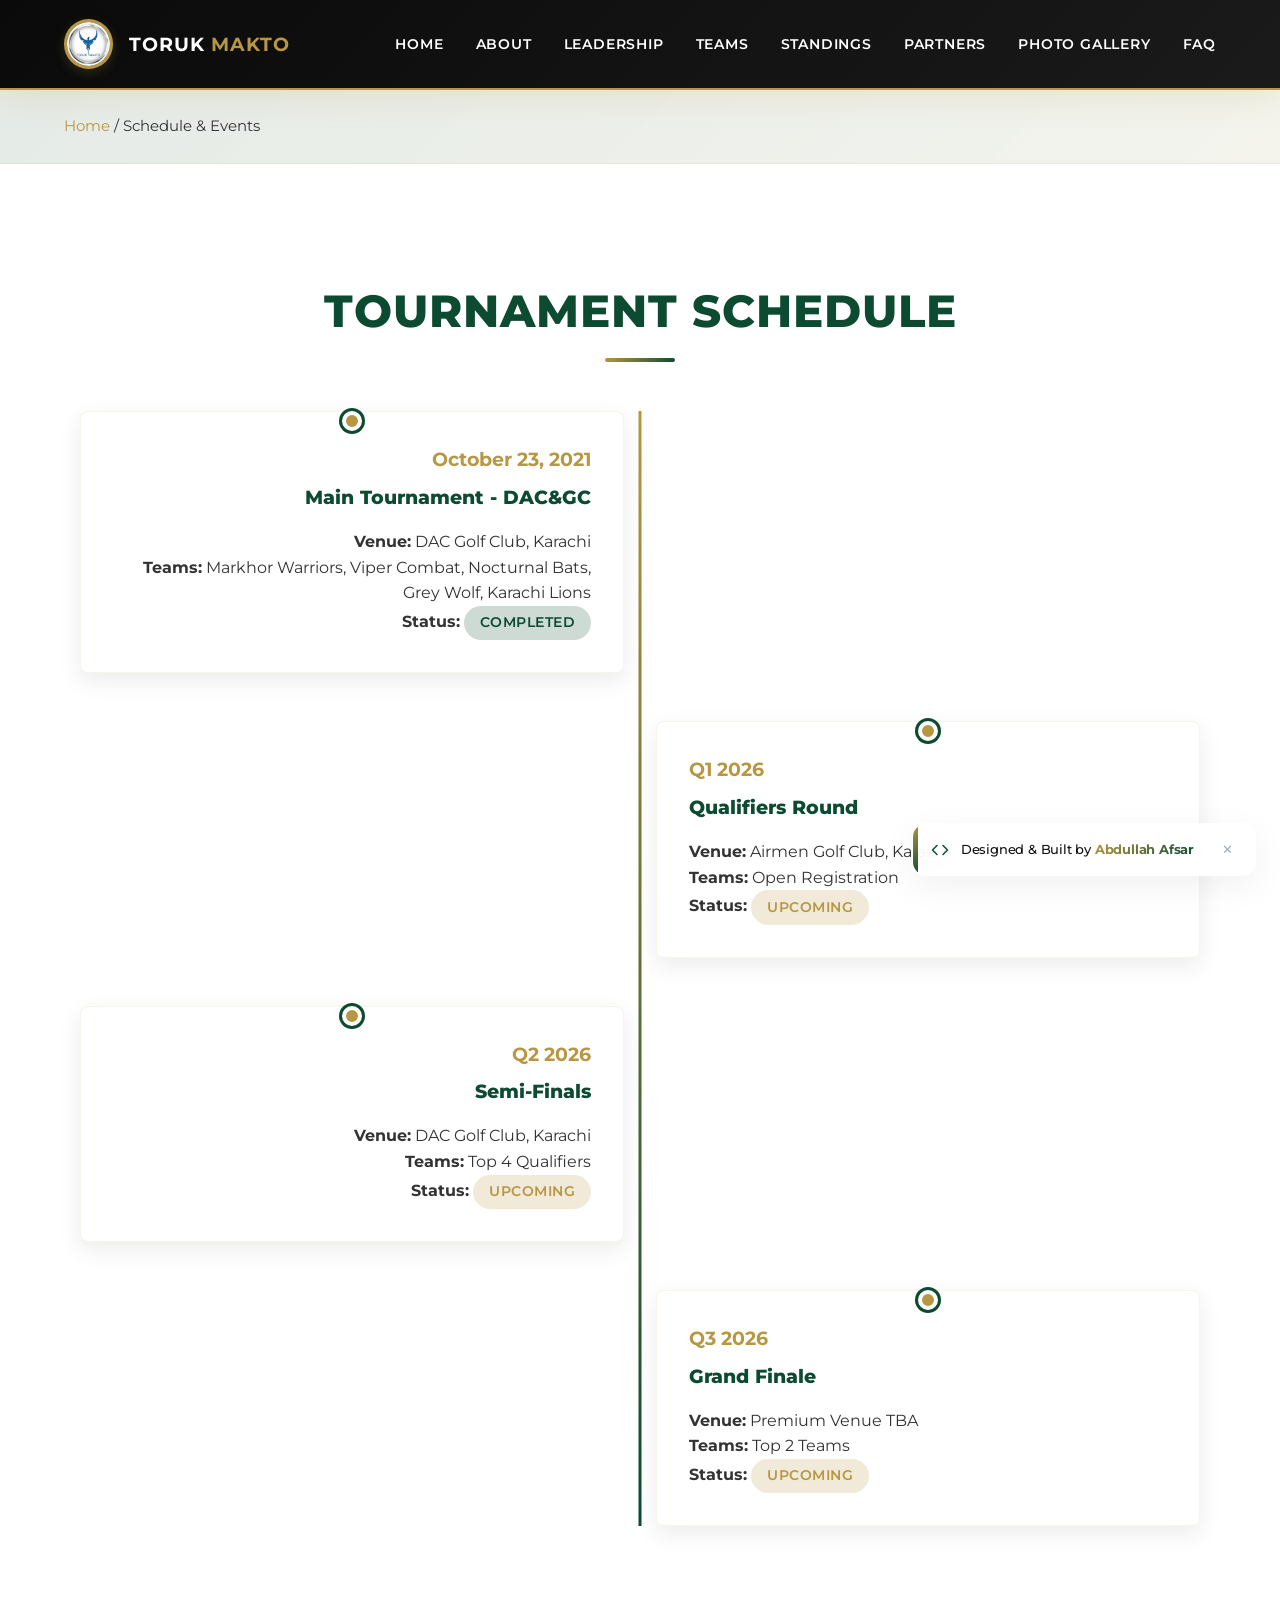
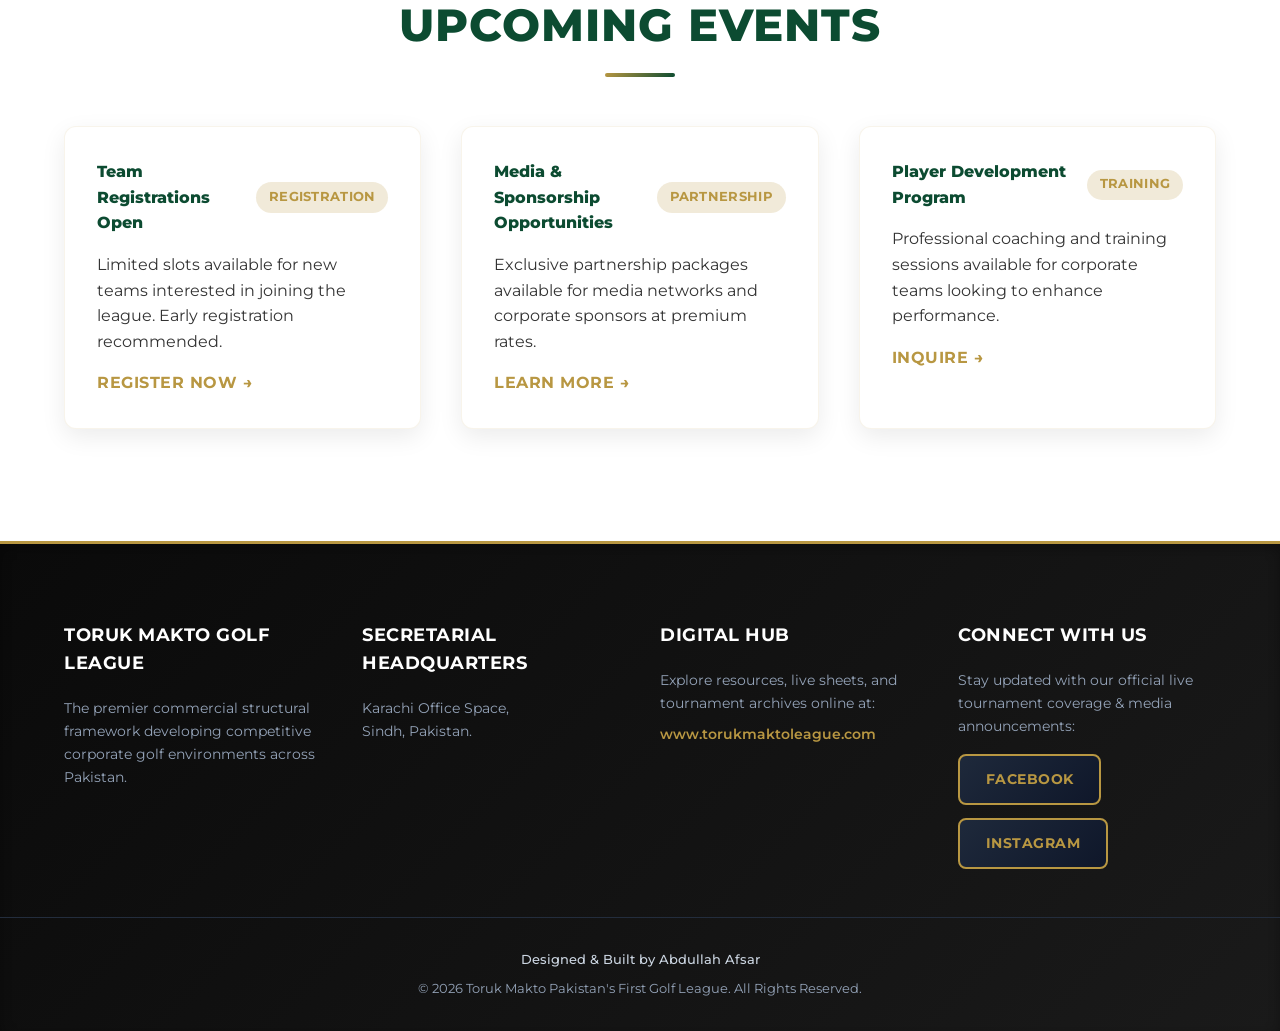
<file: schedule.html>
<!DOCTYPE html>
<html lang="en">
<head>
    <meta charset="UTF-8">
    <meta name="viewport" content="width=device-width, initial-scale=1.0">
    <title>Schedule & Events - Toruk Makto</title>
     <!-- This line adds your logo to the browser tab -->
    <link rel="icon" type="image/jpeg" href="logo toruk.png">
    <link href="https://fonts.googleapis.com/css2?family=Montserrat:wght@300;400;600;700&display=swap" rel="stylesheet">
    <link rel="stylesheet" href="style.css">
</head>
<body>

    <header>
        <div class="container navbar">
            <div class="brand-wrapper">
                <img src="logo toruk.png" alt="Toruk Makto Logo" class="nav-logo-img">
                <div class="logo-text">Toruk <span>Makto</span></div>
            </div>
            <ul class="nav-links">
                <li><a href="index.html">Home</a></li>
                <li><a href="about.html">About</a></li>
                <li><a href="leadership.html">Leadership</a></li>
                <li><a href="teams.html">Teams</a></li>
                <li><a href="standings.html">Standings</a></li>
                <li><a href="partners.html">Partners</a></li>
                <li><a href="gallery.html">Photo Gallery</a></li>
                <li><a href="faq.html">FAQ</a></li>
            </ul>
        </div>
    </header>

    <!-- Breadcrumb -->
    <div class="breadcrumb">
        <div class="container">
            <a href="index.html">Home</a> / Schedule & Events
        </div>
    </div>

    <main class="section">
        <div class="container">
            <h2 class="section-title">Tournament Schedule</h2>

            <div class="timeline">
                <div class="timeline-item">
                    <div class="timeline-marker"></div>
                    <div class="timeline-content">
                        <div class="event-date">October 23, 2021</div>
                        <h3>Main Tournament - DAC&GC</h3>
                        <p><strong>Venue:</strong> DAC Golf Club, Karachi</p>
                        <p><strong>Teams:</strong> Markhor Warriors, Viper Combat, Nocturnal Bats, Grey Wolf, Karachi Lions</p>
                        <p><strong>Status:</strong> <span class="badge completed">Completed</span></p>
                    </div>
                </div>

                <div class="timeline-item">
                    <div class="timeline-marker"></div>
                    <div class="timeline-content">
                        <div class="event-date">Q1 2026</div>
                        <h3>Qualifiers Round</h3>
                        <p><strong>Venue:</strong> Airmen Golf Club, Karachi</p>
                        <p><strong>Teams:</strong> Open Registration</p>
                        <p><strong>Status:</strong> <span class="badge upcoming">Upcoming</span></p>
                    </div>
                </div>

                <div class="timeline-item">
                    <div class="timeline-marker"></div>
                    <div class="timeline-content">
                        <div class="event-date">Q2 2026</div>
                        <h3>Semi-Finals</h3>
                        <p><strong>Venue:</strong> DAC Golf Club, Karachi</p>
                        <p><strong>Teams:</strong> Top 4 Qualifiers</p>
                        <p><strong>Status:</strong> <span class="badge upcoming">Upcoming</span></p>
                    </div>
                </div>

                <div class="timeline-item">
                    <div class="timeline-marker"></div>
                    <div class="timeline-content">
                        <div class="event-date">Q3 2026</div>
                        <h3>Grand Finale</h3>
                        <p><strong>Venue:</strong> Premium Venue TBA</p>
                        <p><strong>Teams:</strong> Top 2 Teams</p>
                        <p><strong>Status:</strong> <span class="badge upcoming">Upcoming</span></p>
                    </div>
                </div>
            </div>

            <div class="events-info">
                <h2 class="section-title">Upcoming Events</h2>
                <div class="events-grid">
                    <div class="event-card">
                        <div class="event-header">
                            <h4>Team Registrations Open</h4>
                            <span class="event-tag">Registration</span>
                        </div>
                        <p>Limited slots available for new teams interested in joining the league. Early registration recommended.</p>
                        <a href="contact.html" class="read-more">Register Now →</a>
                    </div>

                    <div class="event-card">
                        <div class="event-header">
                            <h4>Media & Sponsorship Opportunities</h4>
                            <span class="event-tag">Partnership</span>
                        </div>
                        <p>Exclusive partnership packages available for media networks and corporate sponsors at premium rates.</p>
                        <a href="contact.html" class="read-more">Learn More →</a>
                    </div>

                    <div class="event-card">
                        <div class="event-header">
                            <h4>Player Development Program</h4>
                            <span class="event-tag">Training</span>
                        </div>
                        <p>Professional coaching and training sessions available for corporate teams looking to enhance performance.</p>
                        <a href="contact.html" class="read-more">Inquire →</a>
                    </div>
                </div>
            </div>
        </div>
    </main>

    <footer>
        <div class="container footer-content">
            <div class="footer-col">
                <h4>Toruk Makto Golf League</h4>
                <p>The premier commercial structural framework developing competitive corporate golf environments across Pakistan.</p>
            </div>
            <div class="footer-col">
                <h4>Secretarial Headquarters</h4>
                <p>Karachi Office Space,<br>Sindh, Pakistan.</p>
            </div>
            <div class="footer-col">
                <h4>Digital Hub</h4>
                <p>Explore resources, live sheets, and tournament archives online at:</p>
                <p style="margin-top: 0.5rem;"><a href="http://www.torukmaktoleague.com/" style="color: var(--accent-color); font-weight:600;">www.torukmaktoleague.com</a></p>
            </div>
            <div class="footer-col">
                <h4>Connect With Us</h4>
                <p>Stay updated with our official live tournament coverage & media announcements:</p>
                <div class="social-links-wrapper">
                    <a href="https://www.facebook.com/TorukMaktoGolfLeague/" class="social-btn" target="_blank">Facebook</a>
                    <a href="https://www.instagram.com/torukmaktoleague" class="social-btn" target="_blank">Instagram</a>
                </div>
            </div>   
        </div>
        <div class="footer-bottom">
            <p class="footer-credit">Designed & Built by Abdullah Afsar</p>
            <p>&copy; 2026 Toruk Makto Pakistan's First Golf League. All Rights Reserved.</p>
        </div>
    </footer>

    <div id="designer-toast" class="designer-toast-card">
        <div class="toast-left-border"></div>
        <svg class="toast-icon" xmlns="http://www.w3.org/2000/svg" viewBox="0 0 24 24" fill="none" stroke="currentColor" stroke-width="2" stroke-linecap="round" stroke-linejoin="round">
            <polyline points="16 18 22 12 16 6"></polyline>
            <polyline points="8 6 2 12 8 18"></polyline>
        </svg>
        <div class="toast-text">Designed & Built by <span class="toast-highlight">Abdullah Afsar</span></div>
        <div style="flex-grow: 1;"></div>
        <button class="toast-close-btn" onclick="dismissDesignerToast()" aria-label="Dismiss notification">✕</button>
    </div>

    <script src="script.js"></script>
</body>
</html>
</file>
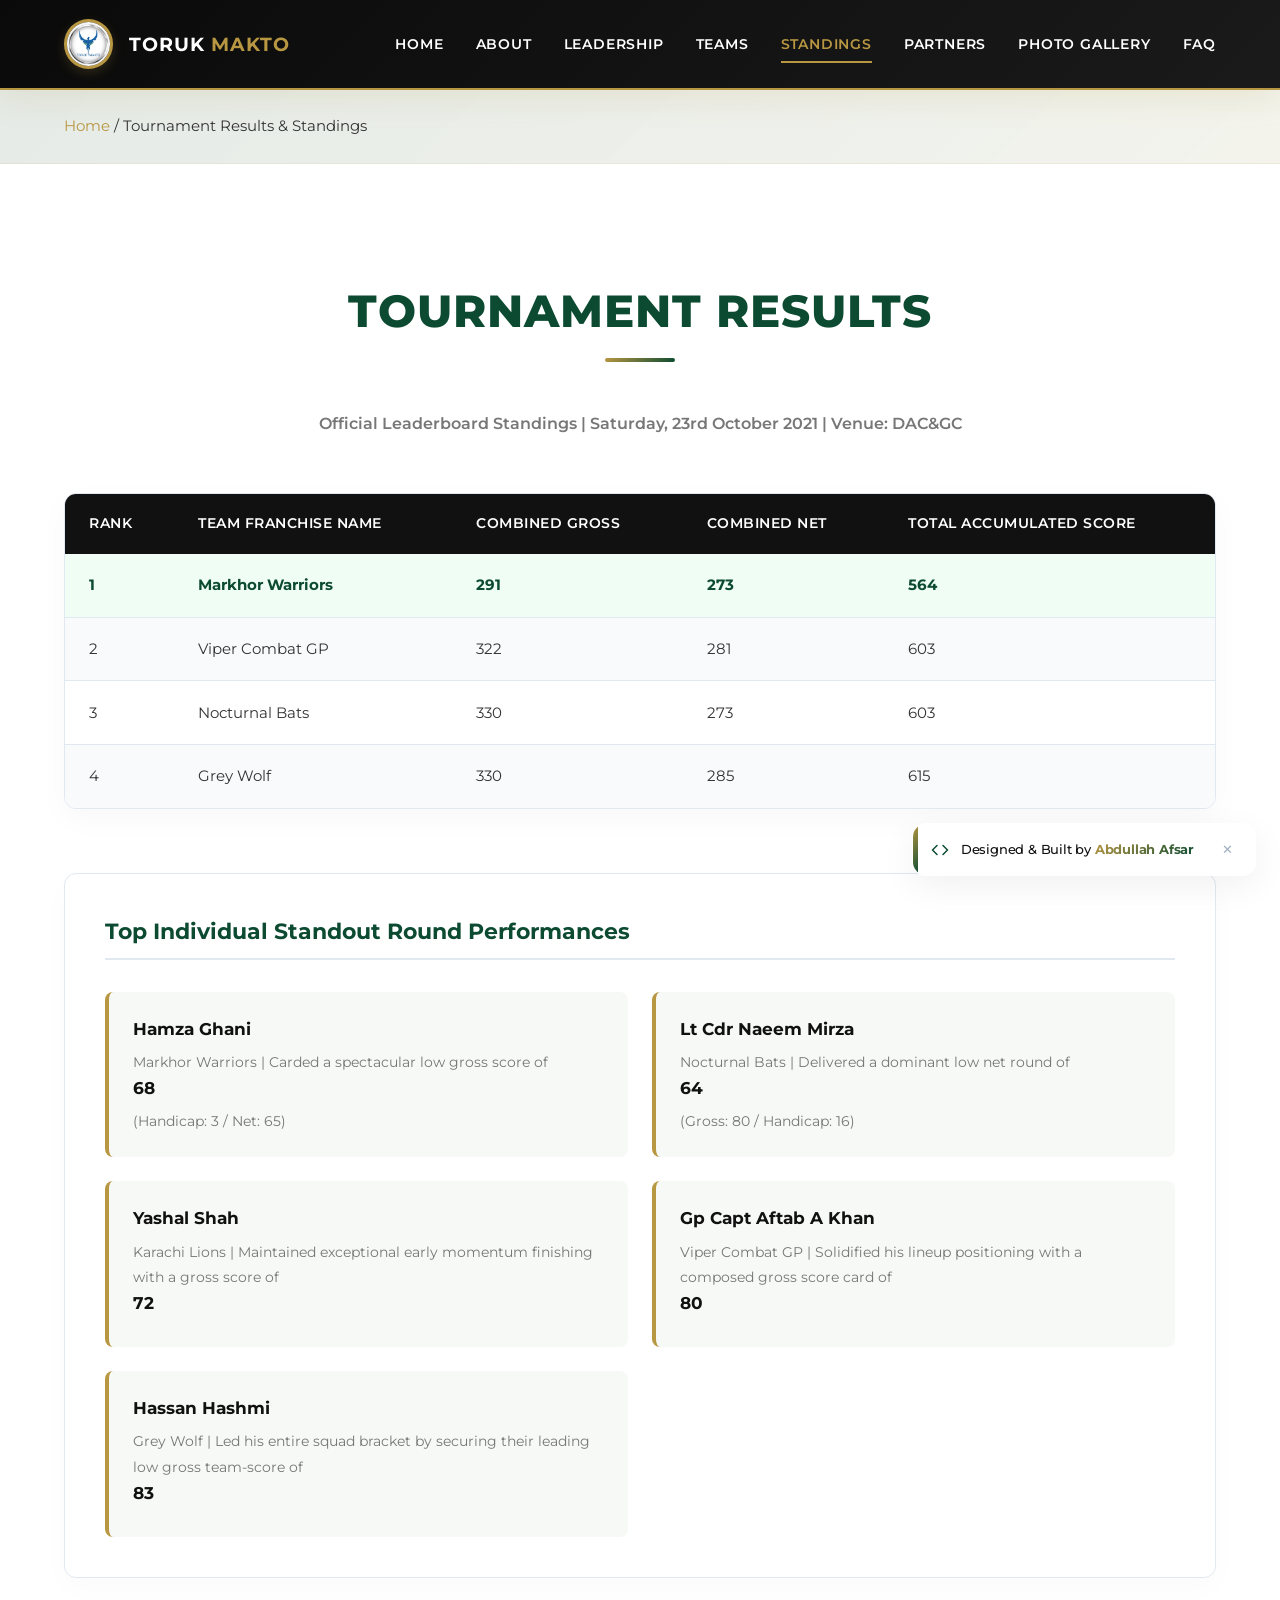
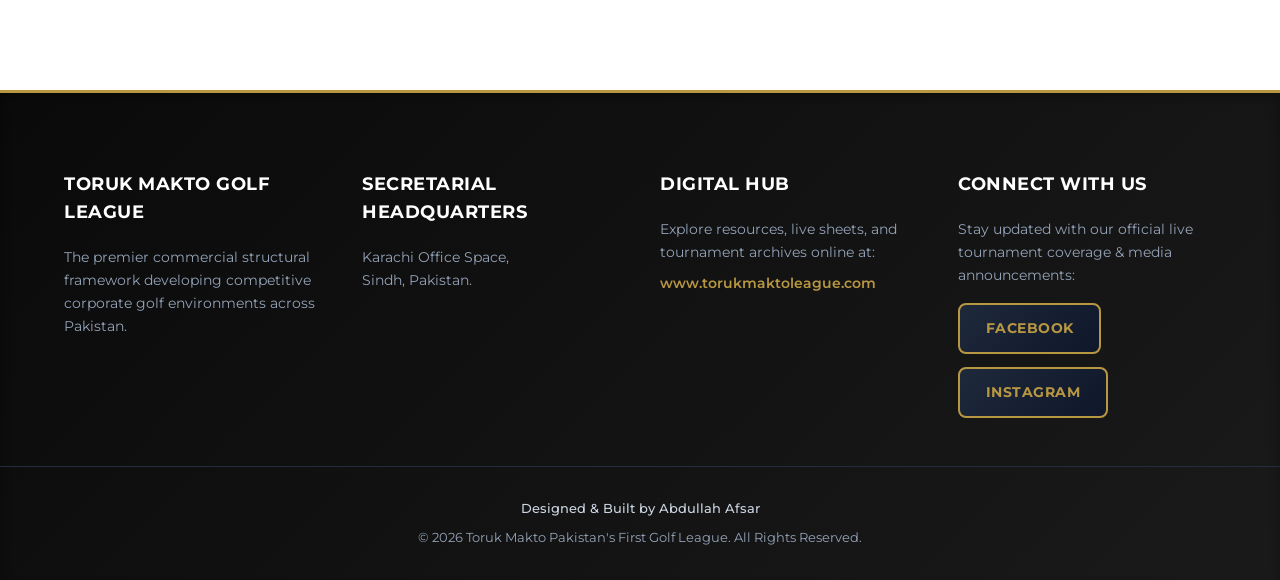
<file: standings.html>
<!DOCTYPE html>
<html lang="en">
<head>
    <meta charset="UTF-8">
    <meta name="viewport" content="width=device-width, initial-scale=1.0">
    <title>Tournament Results & Standings - Toruk Makto</title>
     <!-- This line adds your logo to the browser tab -->
    <link rel="icon" type="image/jpeg" href="logo toruk.png">
    <link href="https://fonts.googleapis.com/css2?family=Montserrat:wght@300;400;600;700&display=swap" rel="stylesheet">
    <link rel="stylesheet" href="style.css">
</head>
<body>

    <header>
        <div class="container navbar">
            <div class="brand-wrapper">
                <img src="logo toruk.png" alt="Toruk Makto Logo" class="nav-logo-img">
                <div class="logo-text">Toruk <span>Makto</span></div>
            </div>
            <ul class="nav-links">
                <li><a href="index.html">Home</a></li>
                <li><a href="about.html">About</a></li>
                <li><a href="leadership.html">Leadership</a></li>
                <li><a href="teams.html">Teams</a></li>
                <li><a href="standings.html">Standings</a></li>
                <li><a href="partners.html">Partners</a></li>
                <li><a href="gallery.html">Photo Gallery</a></li>
                <li><a href="faq.html">FAQ</a></li>
            </ul>
        </div>
    </header>
    <div class="breadcrumb">
        <div class="container">
            <a href="index.html">Home</a> / Tournament Results & Standings
        </div>
    </div>

    <main class="section">
        <div class="container">
            <h2 class="section-title">Tournament Results</h2>
            <p style="text-align: center; margin-top: 2.5rem; margin-bottom: 3.5rem; color: var(--text-light); font-weight: 600;">
                Official Leaderboard Standings | Saturday, 23rd October 2021 | Venue: DAC&GC
            </p>

            <div class="table-responsive">
                <table>
                    <thead>
                        <tr>
                            <th>Rank</th>
                            <th>Team Franchise Name</th>
                            <th>Combined Gross</th>
                            <th>Combined Net</th>
                            <th>Total Accumulated Score</th>
                        </tr>
                    </thead>
                    <tbody>
                        <tr class="highlight-row">
                            <td>1</td>
                            <td>Markhor Warriors</td>
                            <td>291</td>
                            <td>273</td>
                            <td>564</td>
                        </tr>
                        <tr>
                            <td>2</td>
                            <td>Viper Combat GP</td>
                            <td>322</td>
                            <td>281</td>
                            <td>603</td>
                        </tr>
                        <tr>
                            <td>3</td>
                            <td>Nocturnal Bats</td>
                            <td>330</td>
                            <td>273</td>
                            <td>603</td>
                        </tr>
                        <tr>
                            <td>4</td>
                            <td>Grey Wolf</td>
                            <td>330</td>
                            <td>285</td>
                            <td>615</td>
                        </tr>
                    </tbody>
                </table>
            </div>

            <div class="performers-card">
                <h3 style="color: var(--primary-color); font-size: 1.4rem; border-bottom: 2px solid var(--border-color); padding-bottom: 0.5rem;">
                    Top Individual Standout Round Performances
                </h3>
                <ul class="performers-list">
                    <li>
                        <strong>Hamza Ghani</strong>
                        <span>Markhor Warriors | Carded a spectacular low gross score of <strong>68</strong> (Handicap: 3 / Net: 65)</span>
                    </li>
                    <li>
                        <strong>Lt Cdr Naeem Mirza</strong>
                        <span>Nocturnal Bats | Delivered a dominant low net round of <strong>64</strong> (Gross: 80 / Handicap: 16)</span>
                    </li>
                    <li>
                        <strong>Yashal Shah</strong>
                        <span>Karachi Lions | Maintained exceptional early momentum finishing with a gross score of <strong>72</strong></span>
                    </li>
                    <li>
                        <strong>Gp Capt Aftab A Khan</strong>
                        <span>Viper Combat GP | Solidified his lineup positioning with a composed gross score card of <strong>80</strong></span>
                    </li>
                    <li>
                        <strong>Hassan Hashmi</strong>
                        <span>Grey Wolf | Led his entire squad bracket by securing their leading low gross team-score of <strong>83</strong></span>
                    </li>
                </ul>
            </div>
        </div>
    </main>

    <footer>
        <div class="container footer-content">
            <div class="footer-col">
                <h4>Toruk Makto Golf League</h4>
                <p>The premier commercial structural framework developing competitive corporate golf environments across Pakistan.</p>
            </div>
            <div class="footer-col">
                <h4>Secretarial Headquarters</h4>
                <p>Karachi Office Space,<br>Sindh, Pakistan.</p>
            </div>
            <div class="footer-col">
                <h4>Digital Hub</h4>
                <p>Explore resources, live sheets, and tournament archives online at:</p>
                <p style="margin-top: 0.5rem;"><a href="http://www.torukmaktoleague.com/" style="color: var(--accent-color); font-weight:600;">www.torukmaktoleague.com</a></p>
            </div>
            <div class="footer-col">
                <h4>Connect With Us</h4>
                <p>Stay updated with our official live tournament coverage & media announcements:</p>
                <div class="social-links-wrapper">
                    <a href="https://www.facebook.com/TorukMaktoGolfLeague/" class="social-btn" target="_blank">Facebook</a>
                    <a href="https://www.instagram.com/torukmaktoleague" class="social-btn" target="_blank">Instagram</a>
                </div>
            </div>   
        </div>
        <div class="footer-bottom">
            <p class="footer-credit">Designed & Built by Abdullah Afsar</p>
            <p>&copy; 2026 Toruk Makto Pakistan's First Golf League. All Rights Reserved.</p>
        </div>
    </footer>

    <div id="designer-toast" class="designer-toast-card">
        <div class="toast-left-border"></div>
        <svg class="toast-icon" xmlns="http://www.w3.org/2000/svg" viewBox="0 0 24 24" fill="none" stroke="currentColor" stroke-width="2" stroke-linecap="round" stroke-linejoin="round">
            <polyline points="16 18 22 12 16 6"></polyline>
            <polyline points="8 6 2 12 8 18"></polyline>
        </svg>
        <div class="toast-text">Designed & Built by <span class="toast-highlight">Abdullah Afsar</span></div>
        <div style="flex-grow: 1;"></div>
        <button class="toast-close-btn" onclick="dismissDesignerToast()" aria-label="Dismiss notification">✕</button>
    </div>

    <script src="script.js"></script>
</body>
</html>
</file>
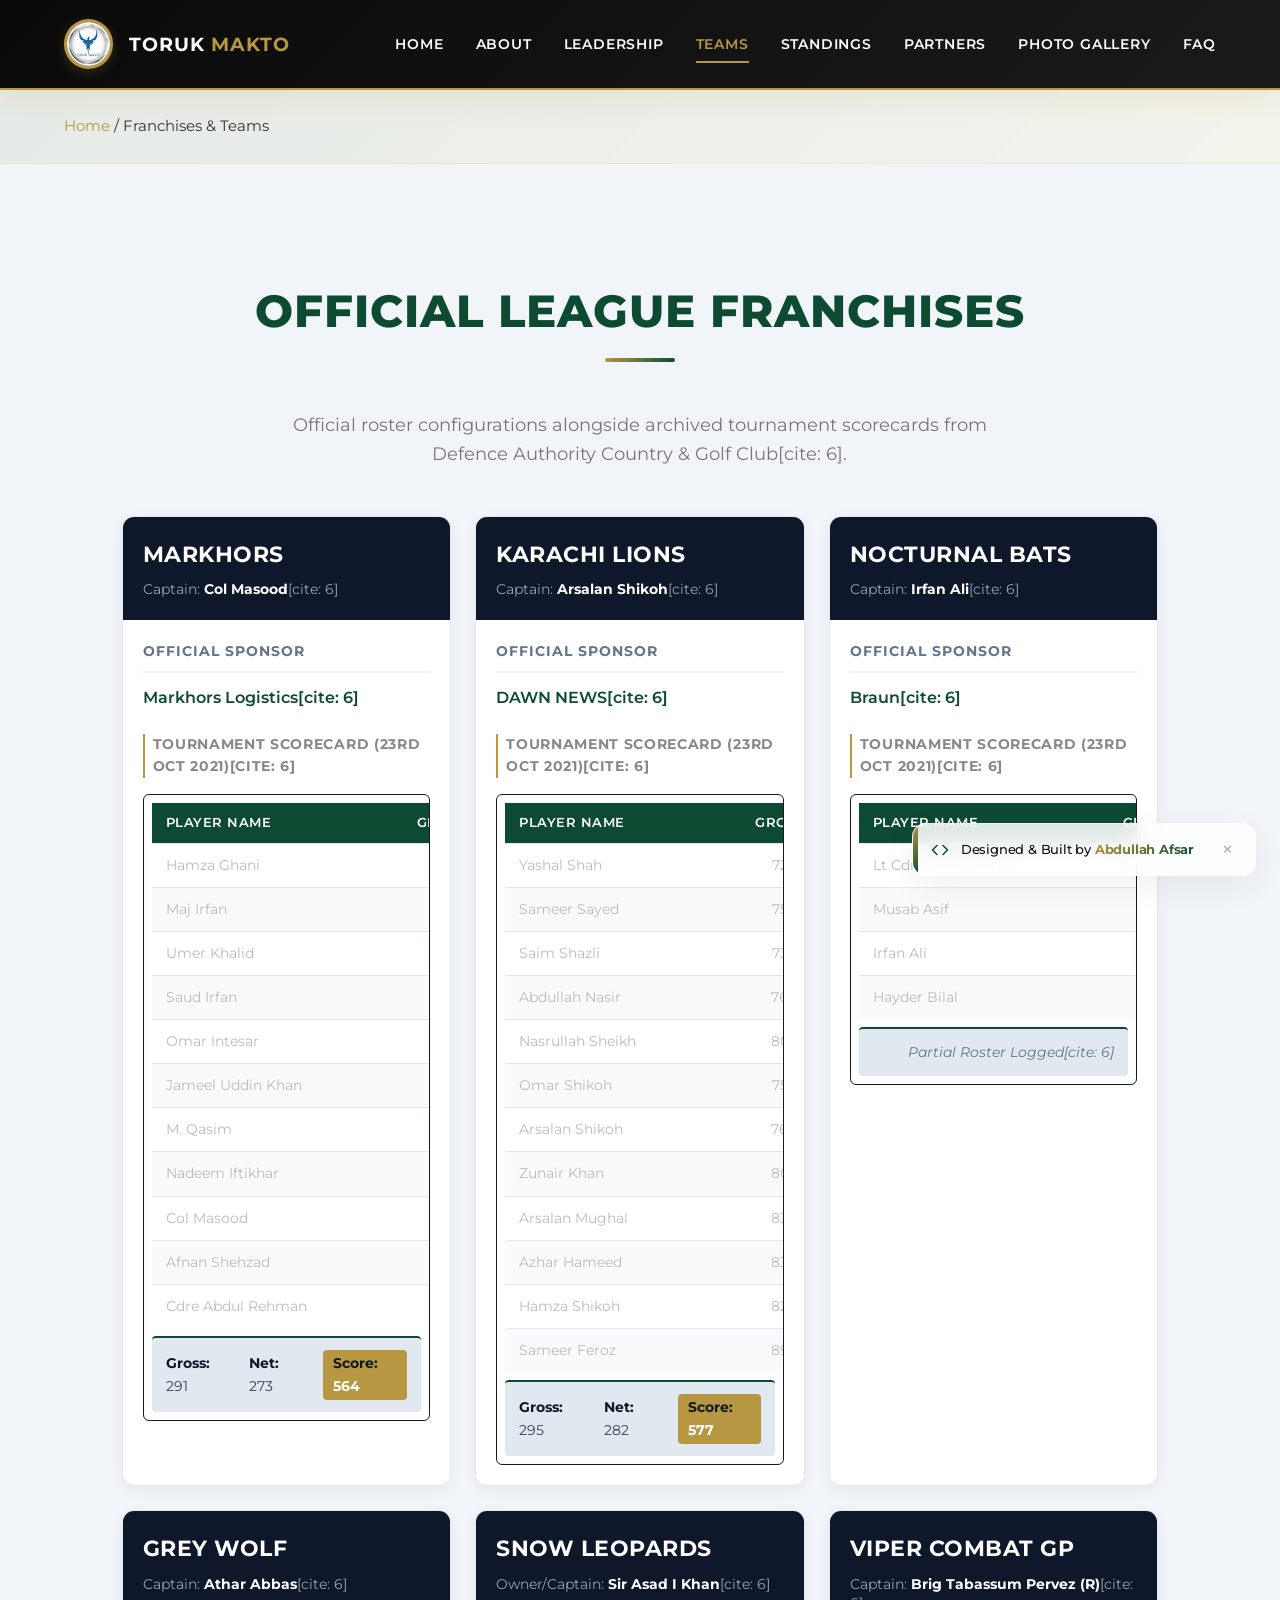
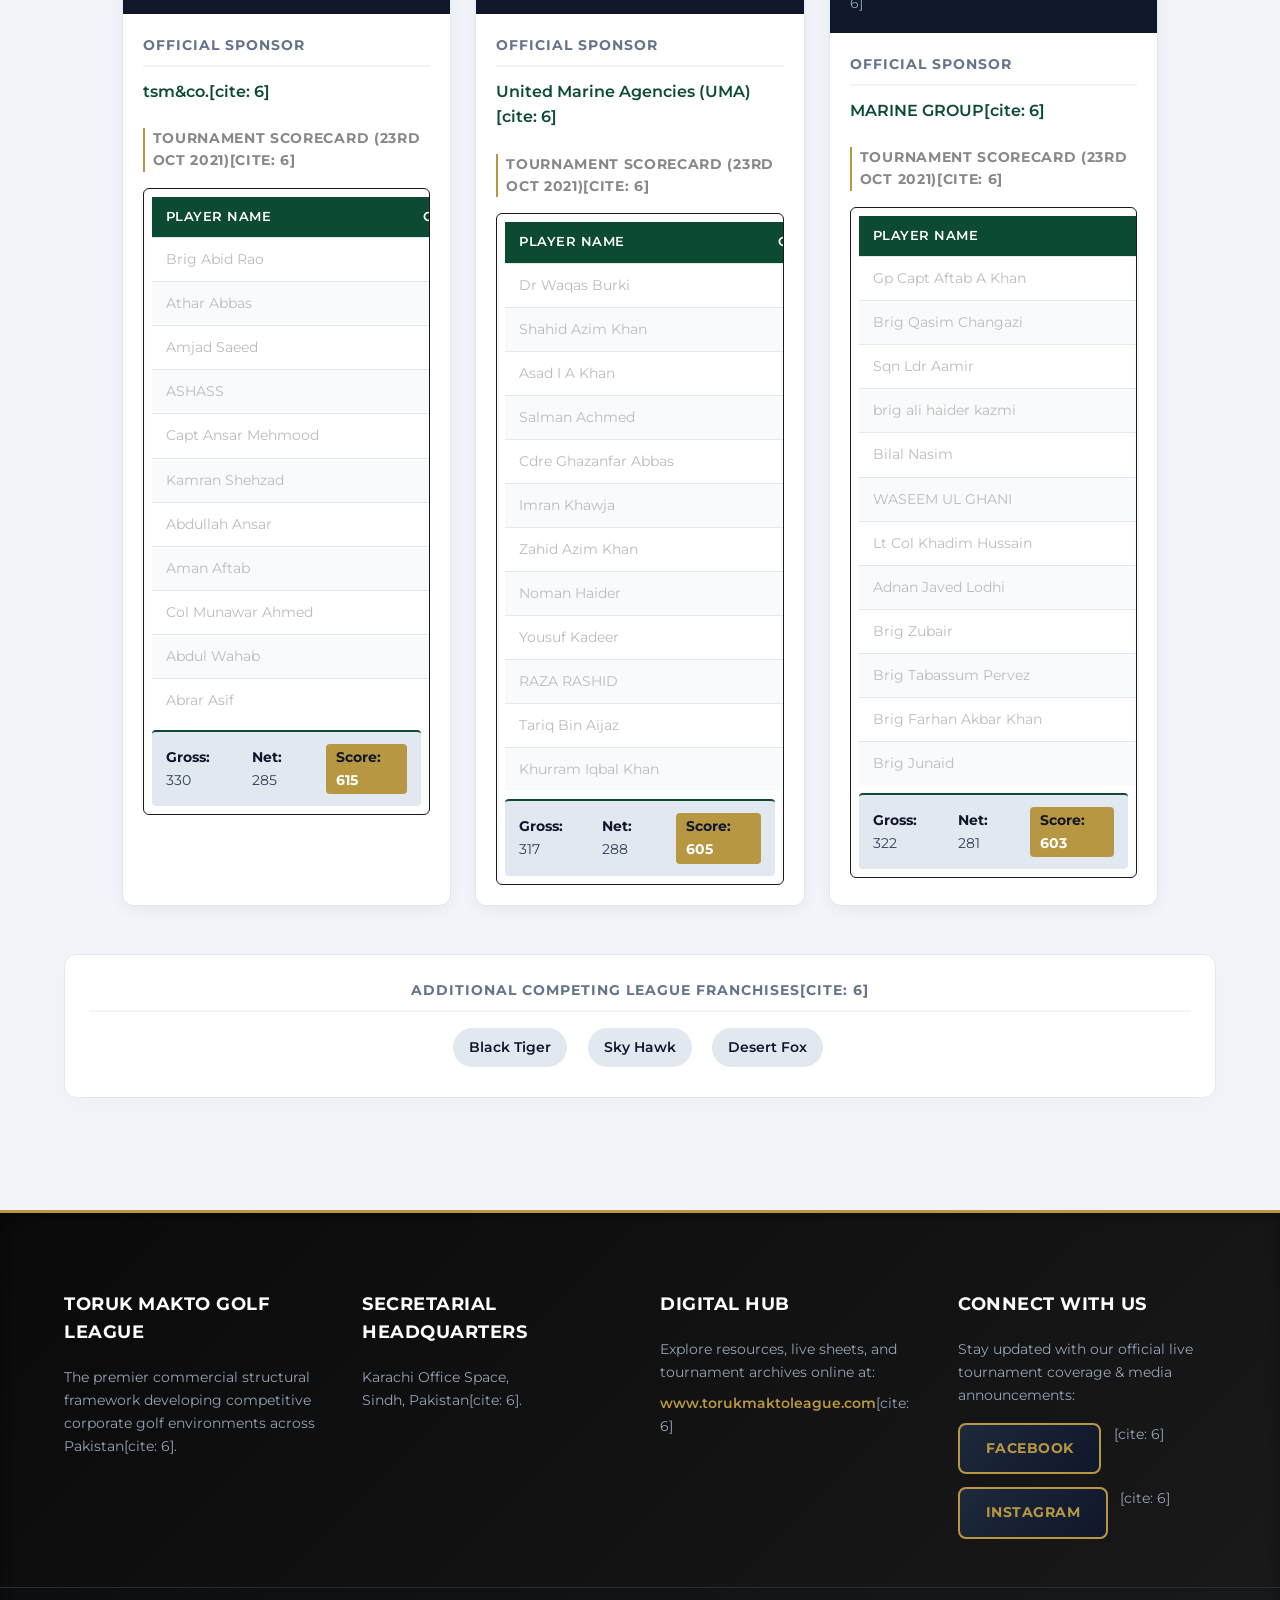
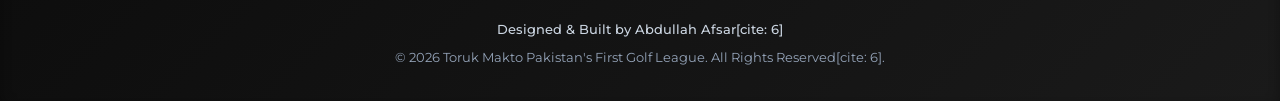
<file: teams.html>
<!DOCTYPE html>
<html lang="en">
<head>
    <meta charset="UTF-8">
    <meta name="viewport" content="width=device-width, initial-scale=1.0">
    <title>Franchises & Teams - Toruk Makto</title>
     <!-- This line adds your logo to the browser tab -->
    <link rel="icon" type="image/jpeg" href="logo toruk.png">
    <link href="https://fonts.googleapis.com/css2?family=Montserrat:wght@300;400;600;700&display=swap" rel="stylesheet">
    <link rel="stylesheet" href="style.css">
</head>
<body>
     <header>
        <div class="container navbar">
            <div class="brand-wrapper">
                <img src="logo toruk.png" alt="Toruk Makto Logo" class="nav-logo-img">
                <div class="logo-text">Toruk <span>Makto</span></div>
            </div>
            <ul class="nav-links">
                <li><a href="index.html">Home</a></li>
                <li><a href="about.html">About</a></li>
                <li><a href="leadership.html">Leadership</a></li>
                <li><a href="teams.html" class="active">Teams</a></li>
                <li><a href="standings.html">Standings</a></li>
                <li><a href="partners.html">Partners</a></li>
                <li><a href="gallery.html">Photo Gallery</a></li>
                <li><a href="faq.html">FAQ</a></li>   
            </ul>
        </div>
    </header>
    
    <div class="breadcrumb">
        <div class="container">
            <a href="index.html">Home</a> / Franchises & Teams
        </div>
    </div>

    <main class="section" style="background-color: #f1f5f9;">
        <div class="container">
            <h2 class="section-title">Official League Franchises</h2>

            <!-- =============================================
                 TORUK MAKTO GOLF LEAGUE - TEAMS REGISTRY
                 ============================================= -->
            <section class="teams-section">
                <div class="container">
                    <div style="text-align: center; margin-bottom: 3rem;">
                        <p style="color: var(--text-light); max-width: 700px; margin: 0 auto; font-size: 1.1rem;">
                            Official roster configurations alongside archived tournament scorecards from Defence Authority Country & Golf Club[cite: 6].
                        </p>
                    </div>

                    <div class="teams-grid">

                        <!-- 1. MARKHORS / MARKHOR WARRIORS -->
                        <div class="team-card" data-team="markhors">
                            <div class="team-header">
                                <h3>Markhors</h3>
                                <div class="team-meta">Captain: <strong>Col Masood</strong>[cite: 6]</div>
                            </div>
                            <div class="team-body">
                                <div class="roster-title">Official Sponsor</div>
                                <p style="font-weight: 600; color: var(--primary-color); margin-bottom: 1.5rem;">Markhors Logistics[cite: 6]</p>
                                
                                <div class="stats-toggle-block">
                                    <h4>Tournament Scorecard (23rd Oct 2021)[cite: 6]</h4>
                                    <div class="scorecard-wrapper">
                                        <table class="scorecard-table">
                                            <thead>
                                                <tr><th>Player Name</th><th>Gross</th><th>H/C</th><th>Net</th></tr>
                                            </thead>
                                            <tbody>
                                                <tr><td>Hamza Ghani</td><td>68</td><td>3</td><td>65</td></tr>
                                                <tr><td>Maj Irfan</td><td>73</td><td>6</td><td>67</td></tr>
                                                <tr><td>Umer Khalid</td><td>71</td><td>1</td><td>70</td></tr>
                                                <tr><td>Saud Irfan</td><td>79</td><td>8</td><td>71</td></tr>
                                                <tr><td>Omar Intesar</td><td>79</td><td>5</td><td>74</td></tr>
                                                <tr><td>Jameel Uddin Khan</td><td>83</td><td>9</td><td>74</td></tr>
                                                <tr><td>M. Qasim</td><td>80</td><td>5</td><td>75</td></tr>
                                                <tr><td>Nadeem Iftikhar</td><td>81</td><td>5</td><td>76</td></tr>
                                                <tr><td>Col Masood</td><td>90</td><td>14</td><td>76</td></tr>
                                                <tr><td>Afnan Shehzad</td><td>86</td><td>9</td><td>77</td></tr>
                                                <tr><td>Cdre Abdul Rehman</td><td>91</td><td>10</td><td>81</td></tr>
                                            </tbody>
                                        </table>
                                        <div class="team-totals-summary">
                                            <span><strong>Gross:</strong> 291</span>
                                            <span><strong>Net:</strong> 273</span>
                                            <span class="highlight"><strong>Score:</strong> 564</span>
                                        </div>
                                    </div>
                                </div>
                            </div>
                        </div>

                        <!-- 2. KARACHI LIONS -->
                        <div class="team-card" data-team="karachi-lions">
                            <div class="team-header">
                                <h3>Karachi Lions</h3>
                                <div class="team-meta">Captain: <strong>Arsalan Shikoh</strong>[cite: 6]</div>
                            </div>
                            <div class="team-body">
                                <div class="roster-title">Official Sponsor</div>
                                <p style="font-weight: 600; color: var(--primary-color); margin-bottom: 1.5rem;">DAWN NEWS[cite: 6]</p>

                                <div class="stats-toggle-block">
                                    <h4>Tournament Scorecard (23rd Oct 2021)[cite: 6]</h4>
                                    <div class="scorecard-wrapper">
                                        <table class="scorecard-table">
                                            <thead>
                                                <tr><th>Player Name</th><th>Gross</th><th>H/C</th><th>Net</th></tr>
                                            </thead>
                                            <tbody>
                                                <tr><td>Yashal Shah</td><td>72</td><td>2</td><td>70</td></tr>
                                                <tr><td>Sameer Sayed</td><td>75</td><td>5</td><td>70</td></tr>
                                                <tr><td>Saim Shazli</td><td>73</td><td>2</td><td>71</td></tr>
                                                <tr><td>Abdullah Nasir</td><td>76</td><td>5</td><td>71</td></tr>
                                                <tr><td>Nasrullah Sheikh</td><td>80</td><td>9</td><td>71</td></tr>
                                                <tr><td>Omar Shikoh</td><td>75</td><td>3</td><td>72</td></tr>
                                                <tr><td>Arsalan Shikoh</td><td>76</td><td>2</td><td>74</td></tr>
                                                <tr><td>Zunair Khan</td><td>80</td><td>6</td><td>74</td></tr>
                                                <tr><td>Arsalan Mughal</td><td>83</td><td>9</td><td>74</td></tr>
                                                <tr><td>Azhar Hameed</td><td>83</td><td>9</td><td>74</td></tr>
                                                <tr><td>Hamza Shikoh</td><td>82</td><td>3</td><td>79</td></tr>
                                                <tr><td>Sameer Feroz</td><td>89</td><td>6</td><td>83</td></tr>
                                            </tbody>
                                        </table>
                                        <div class="team-totals-summary">
                                            <span><strong>Gross:</strong> 295</span>
                                            <span><strong>Net:</strong> 282</span>
                                            <span class="highlight"><strong>Score:</strong> 577</span>
                                        </div>
                                    </div>
                                </div>
                            </div>
                        </div>

                        <!-- 3. NOCTURNAL BATS -->
                        <div class="team-card" data-team="nocturnal-bats">
                            <div class="team-header">
                                <h3>Nocturnal Bats</h3>
                                <div class="team-meta">Captain: <strong>Irfan Ali</strong>[cite: 6]</div>
                            </div>
                            <div class="team-body">
                                <div class="roster-title">Official Sponsor</div>
                                <p style="font-weight: 600; color: var(--primary-color); margin-bottom: 1.5rem;">Braun[cite: 6]</p>

                                <div class="stats-toggle-block">
                                    <h4>Tournament Scorecard (23rd Oct 2021)[cite: 6]</h4>
                                    <div class="scorecard-wrapper">
                                        <table class="scorecard-table">
                                            <thead>
                                                <tr><th>Player Name</th><th>Gross</th><th>H/C</th><th>Net</th></tr>
                                            </thead>
                                            <tbody>
                                                <tr><td>Lt Cdr Naeem Mirza</td><td>80</td><td>16</td><td>64</td></tr>
                                                <tr><td>Musab Asif</td><td>88</td><td>20</td><td>68</td></tr>
                                                <tr><td>Irfan Ali</td><td>88</td><td>18</td><td>70</td></tr>
                                                <tr><td>Hayder Bilal</td><td>83</td><td>12</td><td>71</td></tr>
                                            </tbody>
                                        </table>
                                        <div class="team-totals-summary">
                                            <span style="color: #64748b; font-style: italic;">Partial Roster Logged[cite: 6]</span>
                                        </div>
                                    </div>
                                </div>
                            </div>
                        </div>

                        <!-- 4. GREY WOLF -->
                        <div class="team-card" data-team="grey-wolf">
                            <div class="team-header">
                                <h3>Grey Wolf</h3>
                                <div class="team-meta">Captain: <strong>Athar Abbas</strong>[cite: 6]</div>
                            </div>
                            <div class="team-body">
                                <div class="roster-title">Official Sponsor</div>
                                <p style="font-weight: 600; color: var(--primary-color); margin-bottom: 1.5rem;">tsm&co.[cite: 6]</p>

                                <div class="stats-toggle-block">
                                    <h4>Tournament Scorecard (23rd Oct 2021)[cite: 6]</h4>
                                    <div class="scorecard-wrapper">
                                        <table class="scorecard-table">
                                            <thead>
                                                <tr><th>Player Name</th><th>Gross</th><th>H/C</th><th>Net</th></tr>
                                            </thead>
                                            <tbody>
                                                <tr><td>Brig Abid Rao</td><td>87</td><td>14</td><td>73</td></tr>
                                                <tr><td>Athar Abbas</td><td>91</td><td>18</td><td>73</td></tr>
                                                <tr><td>Amjad Saeed</td><td>91</td><td>18</td><td>73</td></tr>
                                                <tr><td>ASHASS</td><td>82</td><td>7</td><td>75</td></tr>
                                                <tr><td>Capt Ansar Mehmood</td><td>81</td><td>4</td><td>77</td></tr>
                                                <tr><td>Kamran Shehzad</td><td>96</td><td>18</td><td>78</td></tr>
                                                <tr><td>Abdullah Ansar</td><td>84</td><td>4</td><td>80</td></tr>
                                                <tr><td>Aman Aftab</td><td>92</td><td>12</td><td>80</td></tr>
                                                <tr><td>Col Munawar Ahmed</td><td>95</td><td>14</td><td>81</td></tr>
                                                <tr><td>Abdul Wahab</td><td>101</td><td>18</td><td>83</td></tr>
                                                <tr><td>Abrar Asif</td><td>105</td><td>16</td><td>89</td></tr>
                                            </tbody>
                                        </table>
                                        <div class="team-totals-summary">
                                            <span><strong>Gross:</strong> 330</span>
                                            <span><strong>Net:</strong> 285</span>
                                            <span class="highlight"><strong>Score:</strong> 615</span>
                                        </div>
                                    </div>
                                </div>
                            </div>
                        </div>

                        <!-- 5. SNOW LEOPARDS -->
                        <div class="team-card" data-team="snow-leopard">
                            <div class="team-header">
                                <h3>Snow Leopards</h3>
                                <div class="team-meta">Owner/Captain: <strong>Sir Asad I Khan</strong>[cite: 6]</div>
                            </div>
                            <div class="team-body">
                                <div class="roster-title">Official Sponsor</div>
                                <p style="font-weight: 600; color: var(--primary-color); margin-bottom: 1.5rem;">United Marine Agencies (UMA)[cite: 6]</p>

                                <div class="stats-toggle-block">
                                    <h4>Tournament Scorecard (23rd Oct 2021)[cite: 6]</h4>
                                    <div class="scorecard-wrapper">
                                        <table class="scorecard-table">
                                            <thead>
                                                <tr><th>Player Name</th><th>Gross</th><th>H/C</th><th>Net</th></tr>
                                            </thead>
                                            <tbody>
                                                <tr><td>Dr Waqas Burki</td><td>76</td><td>5</td><td>71</td></tr>
                                                <tr><td>Shahid Azim Khan</td><td>78</td><td>7</td><td>71</td></tr>
                                                <tr><td>Asad I A Khan</td><td>81</td><td>5</td><td>76</td></tr>
                                                <tr><td>Salman Achmed</td><td>82</td><td>9</td><td>73</td></tr>
                                                <tr><td>Cdre Ghazanfar Abbas</td><td>82</td><td>8</td><td>74</td></tr>
                                                <tr><td>Imran Khawja</td><td>83</td><td>10</td><td>73</td></tr>
                                                <tr><td>Zahid Azim Khan</td><td>85</td><td>9</td><td>76</td></tr>
                                                <tr><td>Noman Haider</td><td>86</td><td>7</td><td>79</td></tr>
                                                <tr><td>Yousuf Kadeer</td><td>88</td><td>9</td><td>79</td></tr>
                                                <tr><td>RAZA RASHID</td><td>89</td><td>15</td><td>74</td></tr>
                                                <tr><td>Tariq Bin Aijaz</td><td>90</td><td>14</td><td>76</td></tr>
                                                <tr><td>Khurram Iqbal Khan</td><td>92</td><td>13</td><td>79</td></tr>
                                            </tbody>
                                        </table>
                                        <div class="team-totals-summary">
                                            <span><strong>Gross:</strong> 317</span>
                                            <span><strong>Net:</strong> 288</span>
                                            <span class="highlight"><strong>Score:</strong> 605</span>
                                        </div>
                                    </div>
                                </div>
                            </div>
                        </div>

                        <!-- 6. VIPER COMBAT GP -->
                        <div class="team-card" data-team="viper-combat">
                            <div class="team-header">
                                <h3>Viper Combat GP</h3>
                                <div class="team-meta">Captain: <strong>Brig Tabassum Pervez (R)</strong>[cite: 6]</div>
                            </div>
                            <div class="team-body">
                                <div class="roster-title">Official Sponsor</div>
                                <p style="font-weight: 600; color: var(--primary-color); margin-bottom: 1.5rem;">MARINE GROUP[cite: 6]</p>

                                <div class="stats-toggle-block">
                                    <h4>Tournament Scorecard (23rd Oct 2021)[cite: 6]</h4>
                                    <div class="scorecard-wrapper">
                                        <table class="scorecard-table">
                                            <thead>
                                                <tr><th>Player Name</th><th>Gross</th><th>H/C</th><th>Net</th></tr>
                                            </thead>
                                            <tbody>
                                                <tr><td>Gp Capt Aftab A Khan</td><td>80</td><td>15</td><td>65</td></tr>
                                                <tr><td>Brig Qasim Changazi</td><td>80</td><td>8</td><td>72</td></tr>
                                                <tr><td>Sqn Ldr Aamir</td><td>82</td><td>10</td><td>72</td></tr>
                                                <tr><td>brig ali haider kazmi</td><td>84</td><td>12</td><td>72</td></tr>
                                                <tr><td>Bilal Nasim</td><td>80</td><td>5</td><td>75</td></tr>
                                                <tr><td>WASEEM UL GHANI</td><td>85</td><td>10</td><td>75</td></tr>
                                                <tr><td>Lt Col Khadim Hussain</td><td>85</td><td>10</td><td>75</td></tr>
                                                <tr><td>Adnan Javed Lodhi</td><td>87</td><td>10</td><td>77</td></tr>
                                                <tr><td>Brig Zubair</td><td>90</td><td>10</td><td>80</td></tr>
                                                <tr><td>Brig Tabassum Pervez</td><td>94</td><td>14</td><td>80</td></tr>
                                                <tr><td>Brig Farhan Akbar Khan</td><td>93</td><td>11</td><td>82</td></tr>
                                                <tr><td>Brig Junaid</td><td>94</td><td>12</td><td>82</td></tr>
                                            </tbody>
                                        </table>
                                        <div class="team-totals-summary">
                                            <span><strong>Gross:</strong> 322</span>
                                            <span><strong>Net:</strong> 281</span>
                                            <span class="highlight"><strong>Score:</strong> 603</span>
                                        </div>
                                    </div>
                                </div>
                            </div>
                        </div>

                    </div>
                </div>
            </section>

            <div class="other-teams">
                <div class="roster-title" style="margin-bottom:0.5rem;">Additional Competing League Franchises[cite: 6]</div>
                <span>Black Tiger</span>
                <span>Sky Hawk</span>
                <span>Desert Fox</span>
            </div>
        </div>
    </main>

    <footer>
        <div class="container footer-content">
            <div class="footer-col">
                <h4>Toruk Makto Golf League</h4>
                <p>The premier commercial structural framework developing competitive corporate golf environments across Pakistan[cite: 6].</p>
            </div>
            <div class="footer-col">
                <h4>Secretarial Headquarters</h4>
                <p>Karachi Office Space,<br>Sindh, Pakistan[cite: 6].</p>
            </div>
            <div class="footer-col">
                <h4>Digital Hub</h4>
                <p>Explore resources, live sheets, and tournament archives online at:</p>
                <p style="margin-top: 0.5rem;"><a href="http://www.torukmaktoleague.com/" style="color: var(--accent-color); font-weight:600;">www.torukmaktoleague.com</a>[cite: 6]</p>
            </div>
            <div class="footer-col">
                <h4>Connect With Us</h4>
                <p>Stay updated with our official live tournament coverage & media announcements:</p>
                <div class="social-links-wrapper">
                    <a href="https://www.facebook.com/TorukMaktoGolfLeague/" class="social-btn" target="_blank">Facebook</a>[cite: 6]
                    <a href="https://www.instagram.com/torukmaktoleague" class="social-btn" target="_blank">Instagram</a>[cite: 6]
                </div>
            </div>   
        </div>
        <div class="footer-bottom">
            <p class="footer-credit">Designed & Built by Abdullah Afsar[cite: 6]</p>
            <p>&copy; 2026 Toruk Makto Pakistan's First Golf League. All Rights Reserved[cite: 6].</p>
        </div>
    </footer>

    <div id="designer-toast" class="designer-toast-card">
        <div class="toast-left-border"></div>
        <svg class="toast-icon" xmlns="http://www.w3.org/2000/svg" viewBox="0 0 24 24" fill="none" stroke="currentColor" stroke-width="2" stroke-linecap="round" stroke-linejoin="round">
            <polyline points="16 18 22 12 16 6"></polyline>
            <polyline points="8 6 2 12 8 18"></polyline>
        </svg>
        <div class="toast-text">Designed & Built by <span class="toast-highlight">Abdullah Afsar</span></div>
        <div style="flex-grow: 1;"></div>
        <button class="toast-close-btn" onclick="dismissDesignerToast()" aria-label="Dismiss notification">✕</button>
    </div>

    <script src="script.js"></script>
</body>
</html>
</file>
<file: style.css>
/* ==========================================
   1. CORE ARCHITECTURE & GLOBAL RESETS
   ========================================== */
:root {
    --primary-color: #0c4b31;    
    --secondary-color: #111111;  
    --accent-color: #b89742;     
    --light-bg: #f7f9f6;
    --white: #ffffff;
    --text-dark: #333333;
    --text-light: #777777;
    --border-color: #e2e8f0;
    --accent-gradient: linear-gradient(135deg, #b89742, #0c4b31);
}

* {
    margin: 0;
    padding: 0;
    box-sizing: border-box;
}

html {
    scroll-behavior: smooth;
}

body {
    font-family: 'Montserrat', sans-serif;
    color: var(--text-dark);
    background-color: var(--light-bg);
    line-height: 1.6;
    -webkit-font-smoothing: antialiased;
    overflow-x: hidden;
    width: 100%;
}

a {
    text-decoration: none;
    color: inherit;
}

img {
    max-width: 100%;
    height: auto;
    display: block;
}

.container {
    width: 90%;
    max-width: 1200px;
    margin: 0 auto;
}

/* ==========================================
   2. HEADER & NAVIGATION
   ========================================== */
header {
    background: linear-gradient(135deg, #0a0a0a 0%, #1a1a1a 100%);
    color: var(--white);
    position: sticky;
    top: 0;
    z-index: 1000;
    border-bottom: 2px solid var(--accent-color);
    box-shadow: 0 8px 32px rgba(184, 151, 66, 0.15);
    backdrop-filter: blur(10px);
}

.navbar {
    display: flex;
    justify-content: space-between;
    align-items: center;
    padding: 1.2rem 0;
    gap: 2rem;
    flex-wrap: wrap;
}

.brand-wrapper {
    display: flex;
    align-items: center;
    gap: 1rem;
}

.nav-logo-img {
    height: clamp(40px, 6vw, 50px);
    width: auto;
    border-radius: 50%;
    border: 3px solid var(--accent-color);
    background-color: var(--white);
    box-shadow: 0 4px 12px rgba(184, 151, 66, 0.2);
    transition: transform 0.3s ease, box-shadow 0.3s ease;
}

.nav-logo-img:hover {
    transform: scale(1.05);
    box-shadow: 0 6px 20px rgba(184, 151, 66, 0.3);
}

.logo-text {
    font-weight: 700;
    font-size: clamp(1rem, 4vw, 1.2rem);
    letter-spacing: 1px;
    text-transform: uppercase;
}

.logo-text span {
    color: var(--accent-color);
}

.nav-links {
    display: flex;
    list-style: none;
    gap: clamp(1rem, 2.5vw, 2rem);
}

.nav-links a {
    font-weight: 600;
    font-size: clamp(0.75rem, 2vw, 0.9rem);
    transition: color 0.3s ease, border-bottom 0.3s ease;
    text-transform: uppercase;
    letter-spacing: 0.8px;
    padding: 0.5rem 0;
    border-bottom: 2px solid transparent;
    position: relative;
}

.nav-links a:hover,
.nav-links a.active {
    color: var(--accent-color);
    border-bottom-color: var(--accent-color);
}

/* ==========================================
   3. HERO SHOWCASE AREA (UPDATED)
   ========================================== */
.hero {
    position: relative;
    padding: clamp(5rem, 12vw, 8rem) 0;
    text-align: center;
    overflow: hidden;
    background: #0c4b31; /* Fallback flat color if video fails to load */
}

.hero-bg-video {
    position: absolute;
    top: 50%;
    left: 50%;
    min-width: 100%;
    min-height: 100%;
    width: auto;
    height: auto;
    transform: translate(-50%, -50%);
    object-fit: cover;
    z-index: 1;
    pointer-events: none; /* Prevents clicks or highlight selections from catching on video track */
}

/* Subtle dark gradient mask overlay to guarantee maximum text readability */
.hero::before {
    content: '';
    position: absolute;
    top: 0;
    left: 0;
    right: 0;
    bottom: 0;
    background: linear-gradient(135deg, rgba(12, 75, 49, 0.85) 0%, rgba(11, 11, 11, 0.9) 100%);
    z-index: 2;
    pointer-events: none;
}

/* Forces text content container above the absolute layout layer stacking context */
.hero-content {
    position: relative;
    z-index: 3;
}

.hero-logo-img {
    height: clamp(80px, 15vw, 120px);
    width: auto;
    border-radius: 50%;
    border: 3px solid var(--accent-color);
    background-color: var(--white);
    margin-bottom: 1.5rem;
    box-shadow: 0 10px 25px rgba(0,0,0,0.3);
}

.hero h1 {
    font-size: clamp(2rem, 5.5vw, 3.5rem);
    font-weight: 800;
    margin-bottom: 1.5rem;
    letter-spacing: 2px;
    line-height: 1.15;
    padding: 0 0.5rem;
    text-shadow: 0 4px 20px rgba(0, 0, 0, 0.6);
}

.hero p {
    font-size: clamp(1rem, 2.5vw, 1.2rem);
    color: #cbd5e1;
    margin-bottom: 2.5rem;
    max-width: 800px;
    margin-left: auto;
    margin-right: auto;
    padding: 0 1rem;
    text-shadow: 0 2px 10px rgba(0, 0, 0, 0.5);
}

.hero-venues {
    display: inline-block;
    background-color: rgba(15, 23, 42, 0.6);
    padding: 0.8rem 1.5rem;
    border-radius: 4px;
    border: 1px solid var(--accent-color);
    font-size: clamp(0.8rem, 2vw, 0.9rem);
    font-weight: 600;
    letter-spacing: 0.5px;
    backdrop-filter: blur(4px);
    max-width: 90%;
}
/* ==========================================
   4. GLOBAL LAYOUT SECTIONS
   ========================================== */
.section {
    padding: clamp(5rem, 10vw, 7rem) 0;
    background-color: var(--white);
}

.section-title {
    text-align: center;
    font-size: clamp(1.8rem, 5vw, 2.8rem);
    position: relative;
    margin-bottom: clamp(2.5rem, 6vw, 4rem);
    font-weight: 800;
    color: var(--primary-color);
    text-transform: uppercase;
    letter-spacing: 1px;
}

.section-title::after {
    content: '';
    position: absolute;
    bottom: -15px;
    left: 50%;
    transform: translateX(-50%);
    width: 70px;
    height: 4px;
    background: var(--accent-gradient);
    border-radius: 2px;
}

.statement-box {
    background: linear-gradient(135deg, rgba(12, 75, 49, 0.08), rgba(184, 151, 66, 0.08));
    border-left: 5px solid var(--accent-color);
    padding: 3rem;
    border-radius: 8px;
    margin-bottom: 3.5rem;
    box-shadow: 0 8px 24px rgba(0, 0, 0, 0.06);
    border: 1px solid rgba(184, 151, 66, 0.15);
}

.statement-box blockquote {
    font-size: clamp(1.05rem, 3vw, 1.25rem);
    font-style: italic;
    color: var(--primary-color);
    font-weight: 600;
}

/* About Media Cards Grid */
.media-grid {
    display: grid;
    grid-template-columns: 1fr;
    gap: 2rem;
    margin-top: 2rem;
}

.media-card {
    background-color: var(--white);
    padding: clamp(1.8rem, 4vw, 2.5rem) clamp(1.2rem, 3vw, 2rem);
    border-radius: 12px;
    box-shadow: 0 8px 24px rgba(0, 0, 0, 0.08);
    border: 1px solid rgba(184, 151, 66, 0.1);
    border-top: 4px solid var(--accent-color);
    transition: all 0.4s cubic-bezier(0.175, 0.885, 0.32, 1.275);
}

.media-card:hover {
    transform: translateY(-10px);
    box-shadow: 0 16px 40px rgba(184, 151, 66, 0.15);
    border-color: var(--accent-color);
}

.media-card h3 {
    margin-bottom: 1rem;
    font-size: 1.2rem;
    color: var(--secondary-color);
    text-transform: uppercase;
    letter-spacing: 0.5px;
}

/* ==========================================
   5. LEADERSHIP & VISION SECTION
   ========================================== */
.owner-profile-container {
    display: flex;
    flex-direction: column;
    gap: 2.5rem;
    width: 100%;
}

.owner-info {
    width: 100%;
}

.owner-info h3 {
    font-size: clamp(1.5rem, 4vw, 2rem);
    color: var(--primary-color);
    margin-bottom: 0.25rem;
    text-transform: uppercase;
    letter-spacing: 0.5px;
}

.owner-subtitle {
    font-weight: 600;
    color: var(--accent-color);
    text-transform: uppercase;
    font-size: clamp(0.85rem, 2vw, 0.95rem);
    letter-spacing: 1px;
    margin-bottom: 1.5rem;
    display: block;
}

.owner-info p {
    margin-bottom: 1.25rem;
    color: var(--text-dark);
    font-size: clamp(0.95rem, 2vw, 1.05rem);
    text-align: left;
}

.owner-gallery {
    display: flex;
    flex-direction: column;
    gap: 1rem;
    width: 100%;
}

.main-image-box {
    width: 100%;
}

.main-image-box img {
    width: 100%;
    height: auto;
    max-height: 480px;
    border-radius: 12px;
    box-shadow: 0 10px 25px rgba(0, 0, 0, 0.05);
    border: 1px solid var(--border-color);
    object-fit: cover;
}

.thumb-images-box {
    display: grid;
    grid-template-columns: 1fr 1fr;
    gap: 1rem;
    width: 100%;
}

.thumb-images-box img {
    width: 100%;
    aspect-ratio: 4 / 3;
    object-fit: cover;
    border-radius: 8px;
    box-shadow: 0 5px 15px rgba(0, 0, 0, 0.03);
    border: 1px solid var(--border-color);
}

/* ==========================================
   6. FRANCHISE TEAM CARDS
   ========================================== */
.teams-grid {
    display: grid;
    grid-template-columns: 1fr;
    gap: 2rem;
}

.team-card {
    background-color: var(--white);
    border-radius: 12px;
    box-shadow: 0 8px 24px rgba(0, 0, 0, 0.08);
    overflow: hidden;
    border: 1px solid rgba(184, 151, 66, 0.1);
    transition: all 0.4s cubic-bezier(0.175, 0.885, 0.32, 1.275);
}

.team-card:hover {
    transform: translateY(-12px);
    box-shadow: 0 16px 40px rgba(184, 151, 66, 0.15);
    border-color: var(--accent-color);
}

.team-header {
    background: linear-gradient(135deg, var(--primary-color) 0%, rgba(12, 75, 49, 0.9) 100%);
    color: var(--white);
    padding: 2rem;
    border-bottom: none;
}

.team-header h3 {
    font-size: 1.4rem;
    margin-bottom: 0.25rem;
    text-transform: uppercase;
    letter-spacing: 0.5px;
}

.team-meta {
    font-size: 0.85rem;
    color: #cbd5e1;
    line-height: 1.4;
}

.team-meta strong {
    color: var(--accent-color);
}

.team-body {
    padding: 1.5rem;
}

.roster-title {
    font-size: 0.9rem;
    text-transform: uppercase;
    letter-spacing: 1px;
    margin-bottom: 1rem;
    color: var(--text-light);
    font-weight: 700;
}

.roster-list {
    list-style: none;
    display: grid;
    grid-template-columns: 1fr;
    gap: 0.5rem;
    font-size: 0.85rem;
}

.roster-list li {
    padding: 0.4rem 0;
    border-bottom: 1px dashed var(--border-color);
    display: flex;
    justify-content: space-between;
    padding-right: 0.5rem;
}

.roster-list li span {
    color: var(--text-light);
    font-weight: 600;
}

.other-teams {
    margin-top: clamp(2.5rem, 6vw, 4rem);
    text-align: center;
    background-color: var(--white);
    padding: clamp(1.5rem, 4vw, 2.5rem);
    border-radius: 12px;
    box-shadow: 0 10px 25px rgba(0, 0, 0, 0.02);
    border: 1px solid var(--border-color);
}

.other-teams span {
    display: inline-block;
    background-color: #edf2f7;
    padding: 0.6rem 1.4rem;
    margin: 0.4rem;
    border-radius: 30px;
    font-size: 0.9rem;
    font-weight: 600;
    color: var(--primary-color);
    transition: all 0.2s ease;
}

.other-teams span:hover {
    background-color: var(--primary-color);
    color: var(--white);
}

/* ==========================================
   7. TABLES & PERFORMANCE OVERLAYS
   ========================================== */
.table-responsive {
    width: 100%;
    overflow-x: auto;
    background-color: var(--white);
    border-radius: 12px;
    box-shadow: 0 10px 30px rgba(0, 0, 0, 0.03);
    margin-bottom: clamp(2.5rem, 6vw, 4rem);
    border: 1px solid var(--border-color);
    -webkit-overflow-scrolling: touch;
}

table {
    width: 100%;
    border-collapse: collapse;
    text-align: left;
    font-size: 0.95rem;
    min-width: 600px;
}

th {
    background-color: var(--secondary-color);
    color: var(--white);
    padding: 1.2rem 1.5rem;
    font-weight: 600;
    text-transform: uppercase;
    font-size: 0.85rem;
    letter-spacing: 0.5px;
}

td {
    padding: 1.2rem 1.5rem;
    border-bottom: 1px solid var(--border-color);
}

tr:last-child td { border-bottom: none; }
tr:nth-child(even) { background-color: #f8fafc; }

.highlight-row {
    font-weight: 700;
    color: var(--primary-color);
    background-color: #f0fdf4 !important;
}

.performers-card {
    background-color: var(--white);
    padding: clamp(1.5rem, 4vw, 2.5rem);
    border-radius: 12px;
    box-shadow: 0 10px 30px rgba(0, 0, 0, 0.02);
    border: 1px solid var(--border-color);
}

.performers-list {
    list-style: none;
    display: grid;
    grid-template-columns: 1fr;
    gap: 1.5rem;
    margin-top: 2rem;
}

.performers-list li {
    background-color: var(--light-bg);
    padding: 1.5rem;
    border-radius: 8px;
    border-left: 4px solid var(--accent-color);
}

.performers-list strong {
    display: block;
    color: var(--secondary-color);
    font-size: 1.05rem;
    margin-bottom: 0.4rem;
}

.performers-list span {
    font-size: 0.85rem;
    color: var(--text-light);
}

/* ==========================================
   8. CORPORATE SPONSOR ARCHITECTURE
   ========================================== */
.partners-block {
    margin-bottom: 4rem;
}

.partners-block:last-child {
    margin-bottom: 0;
}

.partners-block h3 {
    font-size: 1.1rem;
    margin-bottom: 2rem;
    color: var(--text-light);
    text-transform: uppercase;
    letter-spacing: 1px;
    text-align: center;
}

.partners-grid {
    display: grid;
    grid-template-columns: 1fr;
    gap: 1.2rem;
}

.partner-logo-box {
    background-color: var(--white);
    padding: 1.2rem 2rem;
    border-radius: 8px;
    box-shadow: 0 4px 15px rgba(0, 0, 0, 0.02);
    border: 1px solid var(--border-color);
    font-weight: 700;
    font-size: 1rem;
    color: var(--primary-color);
    display: flex;
    align-items: center;
    justify-content: center;
    text-align: center;
    letter-spacing: 0.5px;
    text-transform: uppercase;
    transition: border-color 0.3s ease;
}

.partner-logo-box:hover {
    border-color: var(--accent-color);
}

.social-links-wrapper {
    display: flex;
    gap: 0.8rem;
    flex-wrap: wrap;
    margin-top: 1rem;
}

.social-btn {
    display: inline-flex;
    align-items: center;
    justify-content: center;
    background: linear-gradient(135deg, #1e293b 0%, #0f172a 100%);
    color: var(--accent-color);
    padding: 0.8rem 1.6rem;
    border-radius: 8px;
    font-size: 0.85rem;
    font-weight: 700;
    border: 2px solid var(--accent-color);
    transition: all 0.4s cubic-bezier(0.175, 0.885, 0.32, 1.275);
    text-transform: uppercase;
    letter-spacing: 0.5px;
}

.social-btn:hover {
    background: var(--accent-color);
    color: var(--secondary-color);
    transform: translateY(-4px);
    box-shadow: 0 12px 24px rgba(184, 151, 66, 0.25);
}

/* ==========================================
   9. FOOTER PRODUCTION MODULE
   ========================================== */
footer {
    background: linear-gradient(135deg, #0a0a0a 0%, #1a1a1a 100%);
    color: #94a3b8;
    padding: clamp(3rem, 6vw, 5rem) 0 2rem 0;
    font-size: 0.9rem;
    border-top: 3px solid var(--accent-color);
    box-shadow: inset 0 4px 12px rgba(0, 0, 0, 0.3);
}

.footer-content {
    display: grid;
    grid-template-columns: 1fr;
    gap: 2.5rem;
    margin-bottom: 3rem;
}

.footer-col h4 {
    color: var(--white);
    margin-bottom: 1.25rem;
    font-size: 1.1rem;
    text-transform: uppercase;
    letter-spacing: 0.5px;
}

.footer-bottom {
    text-align: center;
    padding-top: 2rem;
    border-top: 1px solid #232d3d;
    font-size: 0.8rem;
}

.footer-credit {
    margin-bottom: 0.5rem;
    color: #cbd5e1;
    font-weight: 500;
}

/* Designer Toast Card */
.designer-toast-card {
    position: fixed;
    bottom: 24px;
    right: -400px; 
    background: rgba(255, 255, 255, 0.85);
    backdrop-filter: blur(14px);
    -webkit-backdrop-filter: blur(14px);
    border: 1px solid rgba(255, 255, 255, 0.4);
    box-shadow: 0 10px 35px rgba(0, 0, 0, 0.06);
    border-radius: 14px;
    padding: 14px 18px;
    display: flex;
    align-items: center;
    gap: 12px;
    z-index: 999999;
    overflow: hidden;
    transition: right 0.6s cubic-bezier(0.175, 0.885, 0.32, 1.275), opacity 0.4s ease;
    opacity: 0;
    max-width: calc(100% - 32px);
}

.designer-toast-card.slide-in {
    right: 24px;
    opacity: 1;
}

.toast-left-border {
    position: absolute;
    left: 0;
    top: 0;
    bottom: 0;
    width: 5px;
    background: var(--accent-gradient);
}

.toast-icon {
    width: 18px;
    height: 18px;
    color: var(--primary-color);
    flex-shrink: 0;
}

.toast-text {
    color: var(--secondary-color);
    font-size: 13px;
    font-weight: 500;
    letter-spacing: -0.2px;
}

.toast-highlight {
    background: var(--accent-gradient);
    background-clip: text;
    -webkit-background-clip: text;
    -webkit-text-fill-color: transparent;
    font-weight: 700;
}

.toast-close-btn {
    background: transparent;
    border: none;
    color: #a0aec0;
    font-size: 13px;
    cursor: pointer;
    padding: 4px;
    border-radius: 6px;
    display: flex;
    align-items: center;
    justify-content: center;
}

.toast-close-btn:hover {
    color: var(--secondary-color);
    background: rgba(0, 0, 0, 0.05);
}

/* ==========================================
   10. EXPLICIT FIXED BREAKPOINT MEDIA QUERIES
   ========================================== */

@media (max-width: 480px) {
    .navbar {
        flex-direction: column;
        text-align: center;
        gap: 0.8rem;
    }
    .nav-links {
        gap: 0.8rem 1rem;
        justify-content: center;
        flex-wrap: wrap;
    }
    .designer-toast-card {
        bottom: 16px;
        right: -400px;
        width: calc(100% - 32px);
    }
    .designer-toast-card.slide-in {
        right: 16px;
    }
}

@media (max-width: 768px) {
    .navbar {
        justify-content: center;
        text-align: center;
    }
    .brand-wrapper {
        width: 100%;
        justify-content: center;
        margin-bottom: 0.5rem;
    }
    .nav-links {
        width: 100%;
        justify-content: center;
    }
}

@media (min-width: 481px) {
    .roster-list {
        grid-template-columns: 1fr 1fr;
    }
    .partners-grid {
        grid-template-columns: repeat(2, 1fr);
    }
}

@media (min-width: 768px) {
    .media-grid {
        grid-template-columns: repeat(3, 1fr);
    }
    .teams-grid {
        grid-template-columns: repeat(2, 1fr);
    }
    .performers-list {
        grid-template-columns: repeat(2, 1fr);
    }
    .partners-grid {
        grid-template-columns: repeat(3, 1fr);
    }
    .footer-content {
        grid-template-columns: repeat(2, 1fr);
    }
}

@media (min-width: 1024px) {
    .owner-profile-container {
        flex-direction: row;
        align-items: flex-start;
    }
    .owner-info, .owner-gallery {
        flex: 1;
        width: 50%;
    }
    .teams-grid {
        grid-template-columns: repeat(3, 1fr);
    }
    .partners-grid {
        grid-template-columns: repeat(4, 1fr);
    }
    .footer-content {
        grid-template-columns: repeat(4, 1fr);
    }
}

/* ==========================================
   11. CTA BUTTONS & NEW COMPONENTS
   ========================================== */

.hero-cta {
    display: flex;
    gap: 1.5rem;
    justify-content: center;
    flex-wrap: wrap;
    margin-top: 2.5rem;
}

.cta-button {
    display: inline-flex;
    align-items: center;
    justify-content: center;
    padding: 1rem 2.5rem;
    border-radius: 50px;
    font-weight: 700;
    text-transform: uppercase;
    letter-spacing: 1px;
    text-decoration: none;
    transition: all 0.4s cubic-bezier(0.175, 0.885, 0.32, 1.275);
    font-size: 1rem;
    border: none;
    cursor: pointer;
}

.cta-button.primary {
    background: var(--accent-gradient);
    color: var(--secondary-color);
    box-shadow: 0 8px 24px rgba(184, 151, 66, 0.25);
}

.cta-button.primary:hover {
    transform: translateY(-4px);
    box-shadow: 0 12px 32px rgba(184, 151, 66, 0.35);
}

.cta-button.secondary {
    background: transparent;
    color: var(--accent-color);
    border: 2px solid var(--accent-color);
}

.cta-button.secondary:hover {
    background: var(--accent-color);
    color: var(--secondary-color);
    transform: translateY(-4px);
}

/* Stats/Counter Section */
.stats-section {
    background: linear-gradient(135deg, rgba(12, 75, 49, 0.05), rgba(184, 151, 66, 0.05));
    padding: 4rem 0;
    border: 1px solid rgba(184, 151, 66, 0.1);
    border-top: 3px solid var(--accent-color);
    border-bottom: 3px solid var(--accent-color);
}

.stats-grid {
    display: grid;
    grid-template-columns: repeat(auto-fit, minmax(200px, 1fr));
    gap: 2rem;
    text-align: center;
}

.stat-card {
    padding: 2rem;
    background: var(--white);
    border-radius: 12px;
    box-shadow: 0 8px 24px rgba(0, 0, 0, 0.08);
    border: 1px solid rgba(184, 151, 66, 0.1);
    transition: all 0.4s cubic-bezier(0.175, 0.885, 0.32, 1.275);
}

.stat-card:hover {
    transform: translateY(-10px);
    box-shadow: 0 16px 40px rgba(184, 151, 66, 0.2);
}

.stat-number {
    font-size: 3.5rem;
    font-weight: 800;
    background: var(--accent-gradient);
    background-clip: text;
    -webkit-background-clip: text;
    -webkit-text-fill-color: transparent;
    margin-bottom: 0.5rem;
}

.stat-label {
    font-size: 1.1rem;
    color: var(--text-dark);
    font-weight: 600;
    text-transform: uppercase;
    letter-spacing: 0.5px;
}

/* Testimonials Section */
.testimonials-section {
    background-color: var(--white);
    padding: 5rem 0;
}

.testimonials-grid {
    display: grid;
    grid-template-columns: repeat(auto-fit, minmax(280px, 1fr));
    gap: 2.5rem;
    margin-top: 3rem;
}

.testimonial-card {
    background: linear-gradient(135deg, rgba(255, 255, 255, 0.5), rgba(12, 75, 49, 0.02));
    padding: 2.5rem;
    border-radius: 12px;
    border: 1px solid rgba(184, 151, 66, 0.15);
    box-shadow: 0 8px 24px rgba(0, 0, 0, 0.08);
    transition: all 0.4s cubic-bezier(0.175, 0.885, 0.32, 1.275);
}

.testimonial-card:hover {
    transform: translateY(-8px);
    box-shadow: 0 16px 40px rgba(184, 151, 66, 0.15);
    border-color: var(--accent-color);
}

.testimonial-stars {
    font-size: 1.3rem;
    color: var(--accent-color);
    margin-bottom: 1rem;
    letter-spacing: 2px;
}

.testimonial-card p {
    font-size: 1.05rem;
    color: var(--text-dark);
    margin-bottom: 1.5rem;
    font-style: italic;
    line-height: 1.7;
}

.testimonial-author {
    font-weight: 700;
    color: var(--primary-color);
    font-size: 0.95rem;
    text-transform: uppercase;
    letter-spacing: 0.5px;
}

/* Breadcrumb */
.breadcrumb {
    background: linear-gradient(135deg, rgba(12, 75, 49, 0.08), rgba(184, 151, 66, 0.05));
    padding: 1.5rem 0;
    border-bottom: 1px solid rgba(184, 151, 66, 0.1);
    font-size: 0.95rem;
}

.breadcrumb a {
    color: var(--accent-color);
    transition: color 0.3s ease;
}

.breadcrumb a:hover {
    color: var(--primary-color);
}

/* Contact Form */
.contact-wrapper {
    display: grid;
    grid-template-columns: 1fr 1fr;
    gap: 3rem;
    margin-top: 3rem;
}

.contact-form h3 {
    font-size: 1.4rem;
    color: var(--primary-color);
    margin-bottom: 2rem;
    font-weight: 800;
}

.form-group {
    margin-bottom: 1.5rem;
}

.form-group label {
    display: block;
    margin-bottom: 0.5rem;
    font-weight: 600;
    color: var(--text-dark);
    text-transform: uppercase;
    font-size: 0.9rem;
    letter-spacing: 0.5px;
}

.form-group input,
.form-group select,
.form-group textarea {
    width: 100%;
    padding: 0.9rem 1.2rem;
    border: 1px solid rgba(184, 151, 66, 0.2);
    border-radius: 8px;
    font-family: 'Montserrat', sans-serif;
    font-size: 1rem;
    transition: all 0.3s ease;
    background: var(--white);
    color: var(--text-dark);
}

.form-group input:focus,
.form-group select:focus,
.form-group textarea:focus {
    outline: none;
    border-color: var(--accent-color);
    box-shadow: 0 0 0 3px rgba(184, 151, 66, 0.1);
}

.submit-btn {
    background: var(--accent-gradient);
    color: var(--secondary-color);
    padding: 1rem 2rem;
    border: none;
    border-radius: 50px;
    font-weight: 700;
    text-transform: uppercase;
    letter-spacing: 1px;
    cursor: pointer;
    transition: all 0.4s cubic-bezier(0.175, 0.885, 0.32, 1.275);
    font-size: 1rem;
}

.submit-btn:hover {
    transform: translateY(-3px);
    box-shadow: 0 12px 32px rgba(184, 151, 66, 0.3);
}

.contact-info h3 {
    font-size: 1.4rem;
    color: var(--primary-color);
    margin-bottom: 2rem;
    font-weight: 800;
}

.info-block {
    margin-bottom: 2rem;
    padding-bottom: 2rem;
    border-bottom: 1px solid rgba(184, 151, 66, 0.1);
}

.info-block:last-child {
    border-bottom: none;
}

.info-block h4 {
    font-size: 1.1rem;
    color: var(--accent-color);
    margin-bottom: 0.8rem;
    font-weight: 700;
}

.info-block p {
    color: var(--text-dark);
}

.info-block a {
    color: var(--accent-color);
    font-weight: 600;
    transition: color 0.3s ease;
}

.info-block a:hover {
    color: var(--primary-color);
}

/* Timeline */
.timeline {
    position: relative;
    margin: 3rem 0;
}

.timeline::before {
    content: '';
    position: absolute;
    left: 50%;
    transform: translateX(-50%);
    width: 3px;
    height: 100%;
    background: var(--accent-gradient);
}

.timeline-item {
    margin-bottom: 3rem;
    position: relative;
}

.timeline-item:nth-child(odd) {
    margin-right: 50%;
    text-align: right;
}

.timeline-item:nth-child(even) {
    margin-left: 50%;
}

.timeline-marker {
    position: absolute;
    width: 20px;
    height: 20px;
    background: var(--accent-color);
    border: 4px solid var(--white);
    border-radius: 50%;
    left: 50%;
    transform: translateX(-50%);
    top: 0;
    box-shadow: 0 0 0 3px var(--primary-color);
}

.timeline-content {
    background: var(--white);
    padding: 2rem;
    border-radius: 8px;
    box-shadow: 0 8px 24px rgba(0, 0, 0, 0.08);
    border: 1px solid rgba(184, 151, 66, 0.1);
    margin: 0 1rem;
}

.event-date {
    font-size: 1.2rem;
    font-weight: 700;
    color: var(--accent-color);
    margin-bottom: 0.5rem;
}

.timeline-content h3 {
    color: var(--primary-color);
    margin-bottom: 1rem;
    font-weight: 800;
}

.badge {
    display: inline-block;
    padding: 0.4rem 1rem;
    border-radius: 20px;
    font-size: 0.85rem;
    font-weight: 600;
    text-transform: uppercase;
    letter-spacing: 0.5px;
}

.badge.completed {
    background: rgba(12, 75, 49, 0.2);
    color: var(--primary-color);
}

.badge.upcoming {
    background: rgba(184, 151, 66, 0.2);
    color: var(--accent-color);
}

.events-info {
    margin-top: 4rem;
}

.events-grid {
    display: grid;
    grid-template-columns: repeat(auto-fit, minmax(300px, 1fr));
    gap: 2.5rem;
    margin-top: 2rem;
}

.event-card {
    background: var(--white);
    padding: 2rem;
    border-radius: 12px;
    box-shadow: 0 8px 24px rgba(0, 0, 0, 0.08);
    border: 1px solid rgba(184, 151, 66, 0.1);
    transition: all 0.4s cubic-bezier(0.175, 0.885, 0.32, 1.275);
}

.event-card:hover {
    transform: translateY(-10px);
    box-shadow: 0 16px 40px rgba(184, 151, 66, 0.15);
    border-color: var(--accent-color);
}

.event-header {
    display: flex;
    justify-content: space-between;
    align-items: center;
    margin-bottom: 1rem;
}

.event-header h4 {
    color: var(--primary-color);
    font-weight: 800;
}

.event-tag {
    background: rgba(184, 151, 66, 0.2);
    color: var(--accent-color);
    padding: 0.3rem 0.8rem;
    border-radius: 20px;
    font-size: 0.8rem;
    font-weight: 700;
    text-transform: uppercase;
    letter-spacing: 0.3px;
}

.read-more {
    display: inline-block;
    color: var(--accent-color);
    font-weight: 700;
    text-transform: uppercase;
    letter-spacing: 0.5px;
    margin-top: 1rem;
    transition: color 0.3s ease;
}

.read-more:hover {
    color: var(--primary-color);
}

/* Gallery */
.gallery-filters {
    display: flex;
    justify-content: center;
    gap: 1rem;
    flex-wrap: wrap;
    margin: 2rem 0;
}

.filter-btn {
    padding: 0.7rem 1.5rem;
    background: transparent;
    border: 2px solid rgba(184, 151, 66, 0.3);
    color: var(--text-dark);
    border-radius: 50px;
    cursor: pointer;
    font-weight: 700;
    text-transform: uppercase;
    letter-spacing: 0.5px;
    transition: all 0.3s ease;
    font-size: 0.9rem;
}

.filter-btn:hover {
    border-color: var(--accent-color);
    color: var(--accent-color);
}

.filter-btn.active {
    background: var(--accent-gradient);
    color: var(--secondary-color);
    border-color: var(--accent-color);
}

.gallery-grid {
    display: grid;
    grid-template-columns: repeat(auto-fit, minmax(250px, 1fr));
    gap: 2rem;
    margin: 3rem 0;
}

.gallery-item {
    position: relative;
    overflow: hidden;
    border-radius: 12px;
    cursor: pointer;
    box-shadow: 0 8px 24px rgba(0, 0, 0, 0.1);
    height: 300px;
}

.gallery-item img {
    width: 100%;
    height: 100%;
    object-fit: cover;
    transition: transform 0.4s ease;
}

.gallery-item:hover img {
    transform: scale(1.1);
}

.gallery-overlay {
    position: absolute;
    bottom: 0;
    left: 0;
    right: 0;
    background: linear-gradient(to top, rgba(0, 0, 0, 0.9), transparent);
    color: var(--white);
    padding: 2rem 1.5rem;
    transform: translateY(20px);
    opacity: 0;
    transition: all 0.4s ease;
}

.gallery-item:hover .gallery-overlay {
    transform: translateY(0);
    opacity: 1;
}

.gallery-overlay h4 {
    font-size: 1.2rem;
    margin-bottom: 0.5rem;
    font-weight: 800;
}

.gallery-overlay p {
    font-size: 0.9rem;
    color: rgba(255, 255, 255, 0.9);
}

/* FAQ */
.faq-container {
    max-width: 800px;
    margin: 3rem auto;
}

.faq-item {
    margin-bottom: 1.5rem;
    border: 1px solid rgba(184, 151, 66, 0.1);
    border-radius: 8px;
    overflow: hidden;
    background: var(--white);
    box-shadow: 0 4px 12px rgba(0, 0, 0, 0.05);
    transition: all 0.3s ease;
}

.faq-item.active {
    border-color: var(--accent-color);
    box-shadow: 0 8px 24px rgba(184, 151, 66, 0.1);
}

.faq-question {
    width: 100%;
    padding: 1.5rem;
    background: linear-gradient(135deg, rgba(255, 255, 255, 0.5), rgba(12, 75, 49, 0.02));
    border: none;
    display: flex;
    justify-content: space-between;
    align-items: center;
    cursor: pointer;
    font-size: 1.1rem;
    font-weight: 700;
    color: var(--primary-color);
    transition: all 0.3s ease;
    text-transform: uppercase;
    letter-spacing: 0.5px;
}

.faq-question:hover {
    background: linear-gradient(135deg, rgba(255, 255, 255, 0.8), rgba(12, 75, 49, 0.05));
    color: var(--accent-color);
}

.faq-toggle {
    font-size: 1.5rem;
    font-weight: 800;
    color: var(--accent-color);
    transition: transform 0.3s ease;
}

.faq-answer {
    max-height: 0;
    overflow: hidden;
    transition: max-height 0.3s ease;
    background: var(--white);
}

.faq-item.active .faq-answer {
    max-height: 500px;
}

.faq-answer p {
    padding: 0 1.5rem 1.5rem;
    color: var(--text-dark);
    line-height: 1.8;
}

.faq-answer a {
    color: var(--accent-color);
    font-weight: 700;
    transition: color 0.3s ease;
}

.faq-answer a:hover {
    color: var(--primary-color);
}

.faq-cta {
    text-align: center;
    margin-top: 3rem;
    padding-top: 2rem;
    border-top: 2px solid rgba(184, 151, 66, 0.1);
}

.faq-cta p {
    font-size: 1.2rem;
    color: var(--text-dark);
    margin-bottom: 1rem;
}

/* Responsive */
@media (max-width: 768px) {
    .contact-wrapper {
        grid-template-columns: 1fr;
    }

    .timeline::before {
        left: 30px;
    }

    .timeline-item:nth-child(odd),
    .timeline-item:nth-child(even) {
        margin-left: 0;
        margin-right: 0;
        padding-left: 100px;
    }

    .timeline-marker {
        left: 30px;
    }

    .timeline-content {
        text-align: left;
        margin: 0;
    }

    .hero-cta {
        gap: 1rem;
    }

    .cta-button {
        padding: 0.85rem 2rem;
        font-size: 0.9rem;
    }

    .gallery-grid {
        grid-template-columns: 1fr;
    }
}

@media (max-width: 480px) {
    .hero-cta {
        flex-direction: column;
    }

    .cta-button {
        width: 100%;
    }

    .stats-grid {
        grid-template-columns: repeat(2, 1fr);
        gap: 1rem;
    }

    .stat-number {
        font-size: 2.5rem;
    }

    .testimonials-grid {
        grid-template-columns: 1fr;
    }

    .form-group input,
    .form-group select,
    .form-group textarea {
        padding: 0.8rem 1rem;
    }

    .faq-question {
        font-size: 1rem;
        padding: 1.2rem;
    }

    .gallery-item {
        height: 250px;
    }
}

/* Back to Top Button */
.back-to-top {
    position: fixed;
    bottom: 30px;
    right: 30px;
    width: 50px;
    height: 50px;
    background: var(--accent-gradient);
    color: var(--secondary-color);
    border: none;
    border-radius: 50%;
    cursor: pointer;
    font-size: 24px;
    font-weight: 800;
    display: flex;
    align-items: center;
    justify-content: center;
    transition: all 0.3s ease;
    opacity: 0;
    visibility: hidden;
    transform: translateY(20px);
    box-shadow: 0 8px 24px rgba(184, 151, 66, 0.25);
    z-index: 999;
}

.back-to-top.show {
    opacity: 1;
    visibility: visible;
    transform: translateY(0);
}

.back-to-top:hover {
    transform: translateY(-5px);
    box-shadow: 0 12px 32px rgba(184, 151, 66, 0.35);
}

/* Newsletter Section */
.newsletter-section {
    background: linear-gradient(135deg, rgba(12, 75, 49, 0.1), rgba(184, 151, 66, 0.08));
    padding: 4rem 0;
    border-top: 1px solid rgba(184, 151, 66, 0.2);
    border-bottom: 1px solid rgba(184, 151, 66, 0.2);
    margin: 3rem 0 0 0;
}

.newsletter-content {
    max-width: 600px;
    margin: 0 auto;
    text-align: center;
}

.newsletter-content h2 {
    font-size: 2.2rem;
    color: var(--primary-color);
    margin-bottom: 1rem;
    font-weight: 800;
}

.newsletter-content p {
    font-size: 1.1rem;
    color: var(--text-dark);
    margin-bottom: 2rem;
    line-height: 1.7;
}

.newsletter-form {
    display: flex;
    gap: 1rem;
    flex-wrap: wrap;
    justify-content: center;
}

.newsletter-form input {
    flex: 1;
    min-width: 200px;
    padding: 1rem 1.5rem;
    border: 2px solid rgba(184, 151, 66, 0.3);
    border-radius: 50px;
    font-size: 1rem;
    font-family: 'Montserrat', sans-serif;
    transition: all 0.3s ease;
}

.newsletter-form input:focus {
    outline: none;
    border-color: var(--accent-color);
    box-shadow: 0 0 0 3px rgba(184, 151, 66, 0.1);
}

.newsletter-btn {
    padding: 1rem 2.5rem;
    background: var(--accent-gradient);
    color: var(--secondary-color);
    border: none;
    border-radius: 50px;
    font-weight: 700;
    text-transform: uppercase;
    letter-spacing: 1px;
    cursor: pointer;
    transition: all 0.4s cubic-bezier(0.175, 0.885, 0.32, 1.275);
}

.newsletter-btn:hover {
    transform: translateY(-3px);
    box-shadow: 0 12px 32px rgba(184, 151, 66, 0.3);
}

@media (max-width: 768px) {
    .newsletter-form {
        flex-direction: column;
    }

    .newsletter-form input {
        width: 100%;
    }

    .newsletter-btn {
        width: 100%;
    }

    .newsletter-content h2 {
        font-size: 1.8rem;
    }

    .back-to-top {
        width: 45px;
        height: 45px;
        font-size: 20px;
        bottom: 20px;
        right: 20px;
    }
}
/* ==========================================================================
   Franchises & Teams Layout Engine
   ========================================================================== */

.teams-grid {
    display: grid;
    grid-template-columns: repeat(auto-fit, minmax(320px, 1fr));
    gap: 24px;
    margin-top: 2rem;
    margin-bottom: 3rem;
}

.team-card {
    background: #ffffff;
    border-radius: 12px;
    box-shadow: 0 4px 15px rgba(0, 0, 0, 0.05);
    border: 1px solid #e2e8f0;
    overflow: hidden;
    display: flex;
    flex-direction: column;
}

.team-header {
    background: #0f172a; /* Dark navy header */
    color: #ffffff;
    padding: 20px;
}

.team-header h3 {
    margin: 0 0 8px 0;
    font-size: 1.4rem;
    font-weight: 700;
    letter-spacing: 0.5px;
}

.team-meta {
    font-size: 0.85rem;
    color: #94a3b8;
}

.team-meta strong {
    color: #ffffff;
}

.team-body {
    padding: 20px;
    background: #ffffff;
}

.roster-title {
    font-size: 0.9rem;
    text-transform: uppercase;
    font-weight: 700;
    color: #64748b;
    border-bottom: 2px solid #f1f5f9;
    padding-bottom: 8px;
    margin-bottom: 12px;
}

.roster-list {
    list-style: none;
    padding: 0;
    margin: 0;
}

.roster-list li {
    display: flex;
    justify-content: space-between;
    padding: 8px 0;
    border-bottom: 1px dashed #e2e8f0;
    font-size: 0.95rem;
    color: #334155;
}

.roster-list li:last-child {
    border-bottom: none;
}

.roster-list li span {
    font-weight: 600;
    color: #0f172a;
    font-size: 0.85rem;
    background: #f1f5f9;
    padding: 2px 8px;
    border-radius: 4px;
}

/* Additional Franchises Section */
.other-teams {
    margin-top: 3rem;
    background: #ffffff;
    padding: 24px;
    border-radius: 12px;
    border: 1px solid #e2e8f0;
}

.other-teams span {
    display: inline-block;
    background: #e2e8f0;
    color: #0f172a;
    padding: 8px 16px;
    border-radius: 20px;
    margin-right: 10px;
    margin-top: 8px;
    font-weight: 600;
    font-size: 0.9rem;
}
.stats-toggle-block h4 {
    font-size: 0.85rem;
    text-transform: uppercase;
    letter-spacing: 0.05em;
    color: #888;
    margin: 1.25rem 0 0.75rem 0;
    border-left: 2px solid var(--accent-color, #00ff66);
    padding-left: 0.5rem;
}

.scorecard-wrapper {
    background: #090909;
    border: 1px solid #1a1a1a;
    border-radius: 6px;
    padding: 0.5rem;
}

.scorecard-table {
    width: 100%;
    border-collapse: collapse;
    font-size: 0.8rem;
    text-align: left;
}

.scorecard-table th {
    color: #555;
    font-weight: 600;
    padding: 0.4rem;
    border-bottom: 1px solid #1a1a1a;
    text-transform: uppercase;
}

.scorecard-table td {
    padding: 0.4rem;
    color: #bbb;
    border-bottom: 1px dashed #111;
}

.scorecard-table tr:last-child td {
    border-bottom: none;
}

.team-totals-summary {
    display: flex;
    justify-content: space-between;
    align-items: center;
    background: #121212;
    padding: 0.5rem 0.75rem;
    margin-top: 0.5rem;
    border-radius: 4px;
    font-size: 0.8rem;
    color: #aaa;
}

.team-totals-summary .highlight {
    color: var(--accent-color, #00ff66);
    font-weight: bold;
}

.source-ref {
    display: block;
    font-size: 0.65rem;
    color: #333;
    margin-top: 0.5rem;
    text-align: right;
    font-family: monospace;
}
/* ==========================================================================
   TORUK MAKTO TEAMS & SCORECARD STYLING (ADDED TO BOTTOM)
   ========================================================================== */

.scorecard-wrapper {
    width: 100%;
    overflow-x: auto;
    margin-top: 1rem;
    border-radius: 6px;
    box-shadow: inset 0 0 8px rgba(0, 0, 0, 0.03);
    background-color: #ffffff;
    -webkit-overflow-scrolling: touch;
}

.scorecard-table {
    width: 100%;
    border-collapse: collapse;
    font-family: 'Montserrat', sans-serif;
    font-size: 0.9rem;
    text-align: left;
    min-width: 500px;
}

.scorecard-table th, 
.scorecard-table td {
    padding: 10px 14px;
    border-bottom: 1px solid #e2e8f0;
}

.scorecard-table th {
    background-color: var(--primary-color, #1e293b);
    color: #ffffff;
    font-weight: 600;
    text-transform: uppercase;
    font-size: 0.8rem;
    letter-spacing: 0.5px;
}

.scorecard-table tbody tr:nth-child(even) {
    background-color: #f8fafc;
}

.scorecard-table tbody tr:hover {
    background-color: #f1f5f9;
    transition: background-color 0.2s ease;
}

.scorecard-table th:not(:first-child),
.scorecard-table td:not(:first-child) {
    text-align: center;
}

.team-totals-summary {
    display: flex;
    justify-content: flex-end;
    gap: 1.5rem;
    padding: 12px 14px;
    background-color: #e2e8f0;
    border-top: 2px solid var(--primary-color, #1e293b);
    font-family: 'Montserrat', sans-serif;
    font-size: 0.9rem;
    color: #334155;
}

.team-totals-summary span strong {
    color: #0f172a;
}

.team-totals-summary .highlight {
    color: #ffffff;
    background-color: var(--accent-color, #b45309);
    padding: 2px 10px;
    border-radius: 4px;
    font-weight: 700;
}

.scorecard-wrapper::-webkit-scrollbar {
    height: 6px;
}

.scorecard-wrapper::-webkit-scrollbar-track {
    background: #f1f5f9;
    border-radius: 4px;
}

.scorecard-wrapper::-webkit-scrollbar-thumb {
    background: #cbd5e1;
    border-radius: 4px;
}

.scorecard-wrapper::-webkit-scrollbar-thumb:hover {
    background: #94a3b8;
}
</file>
